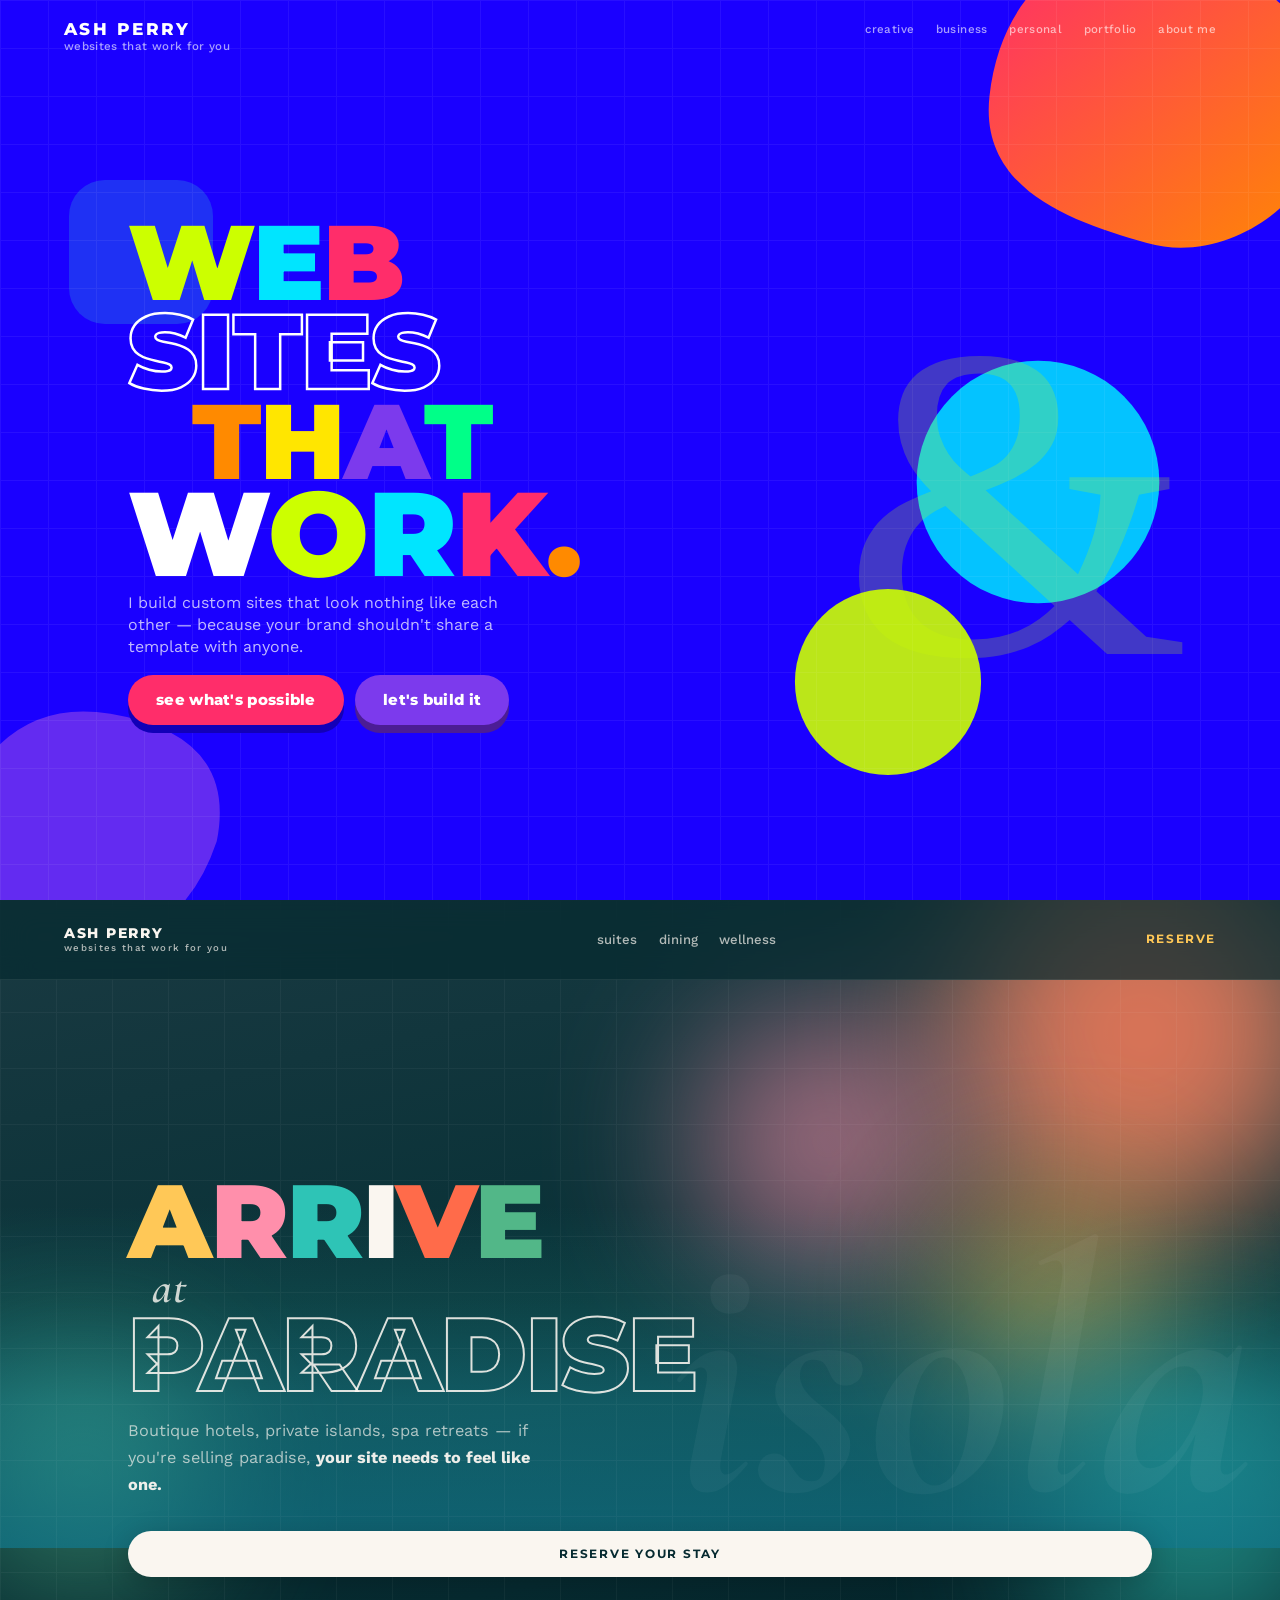
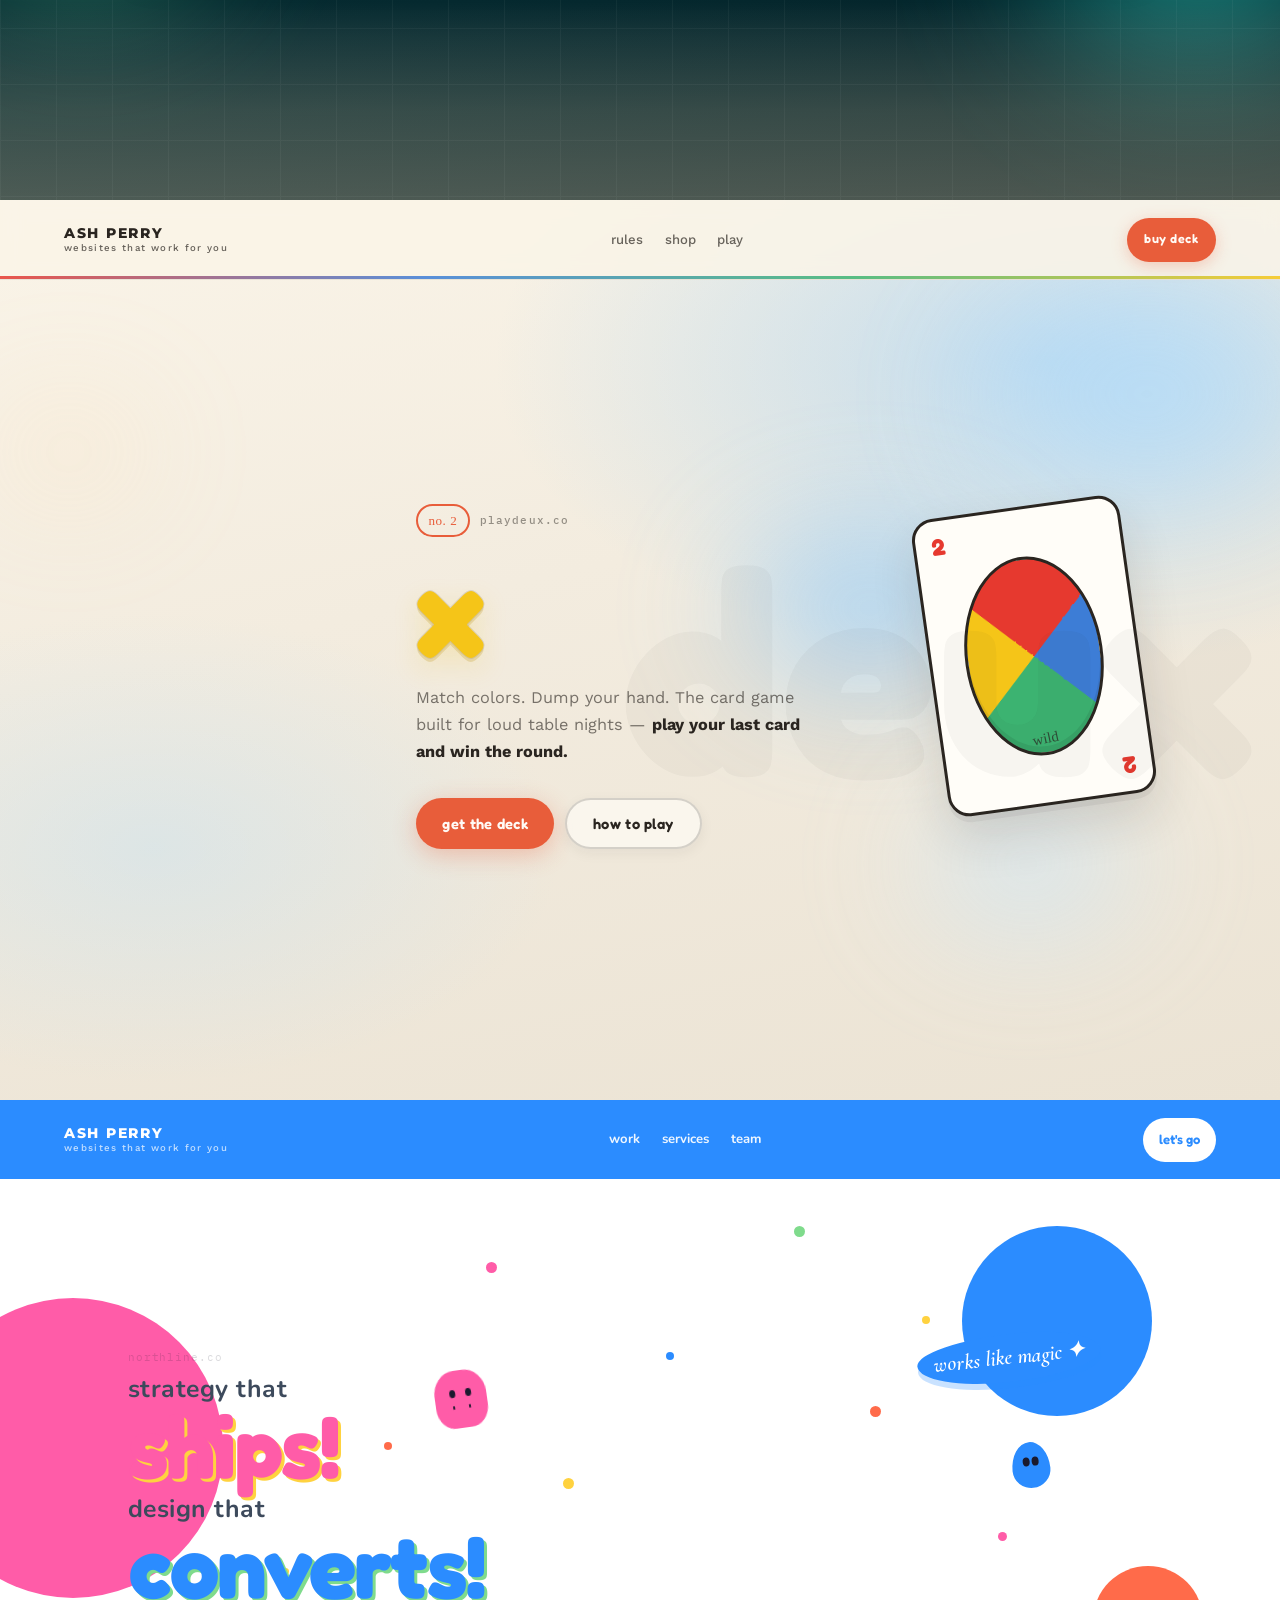
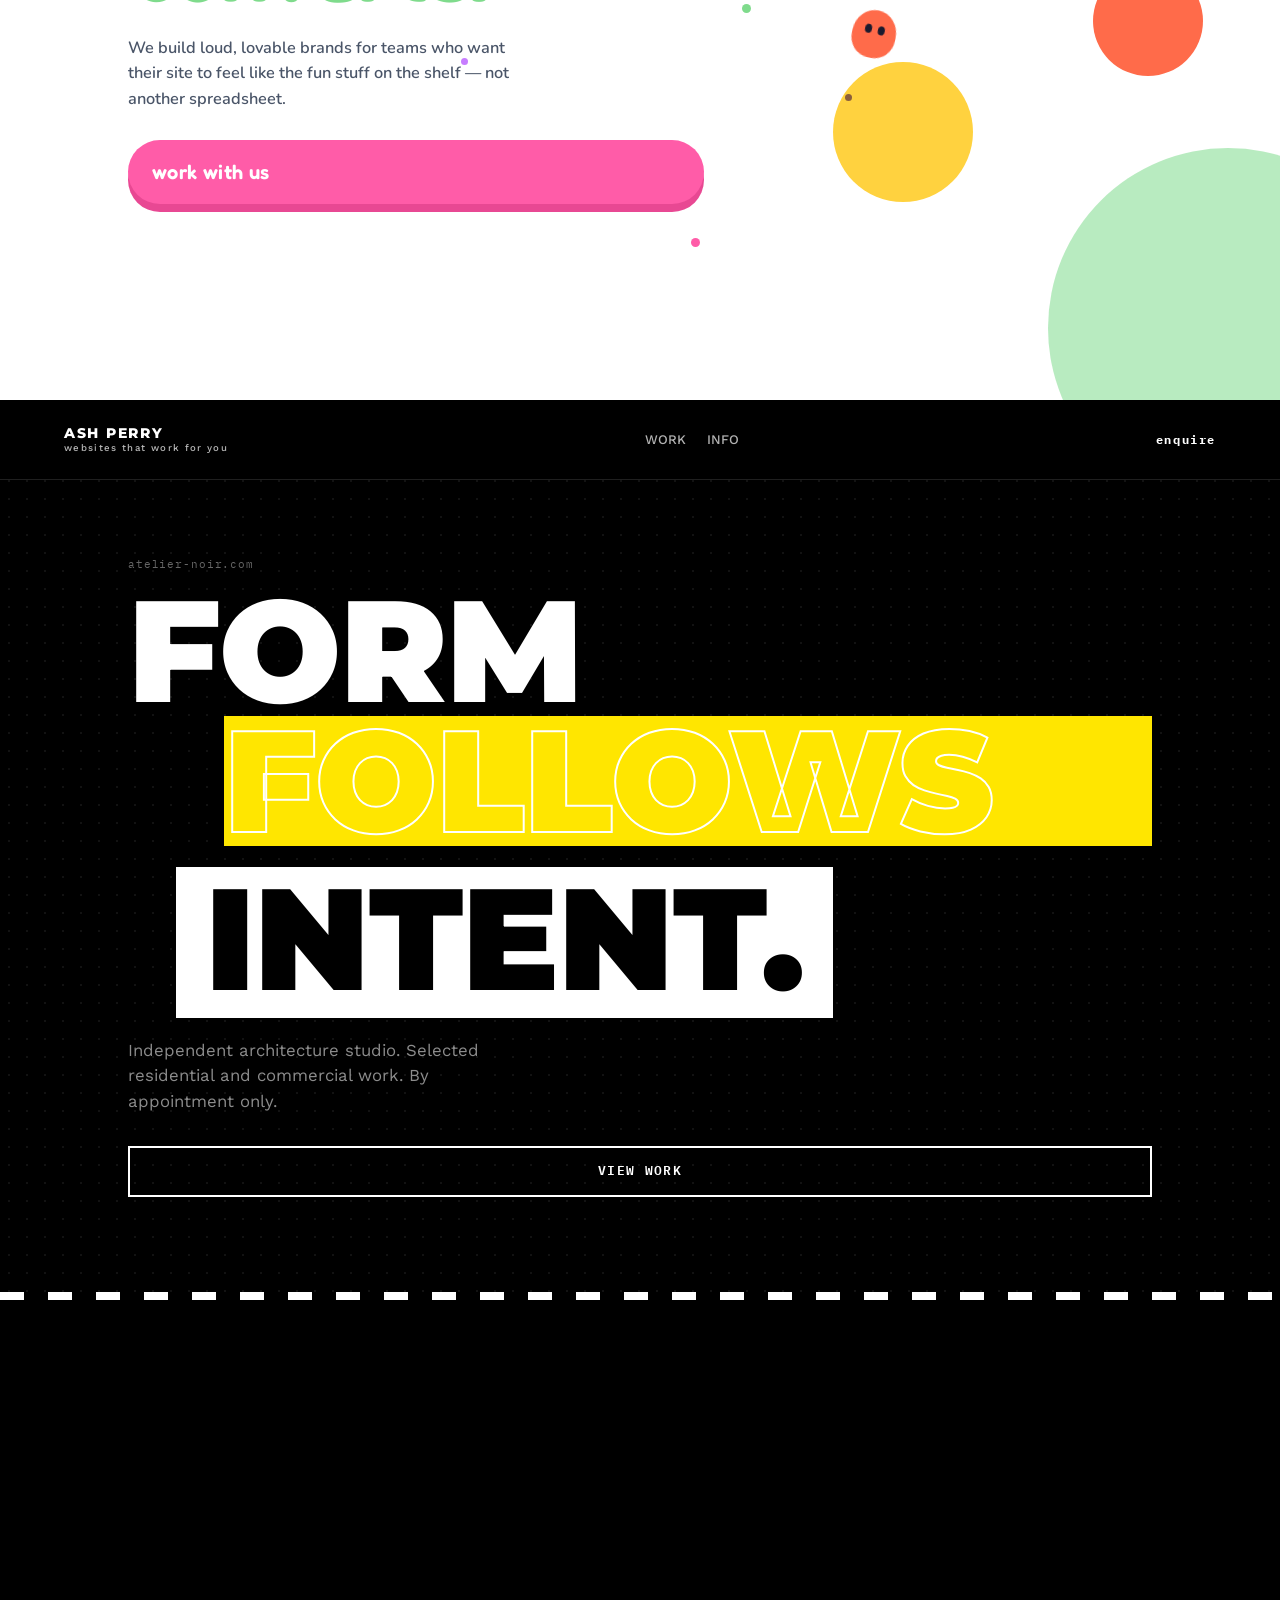
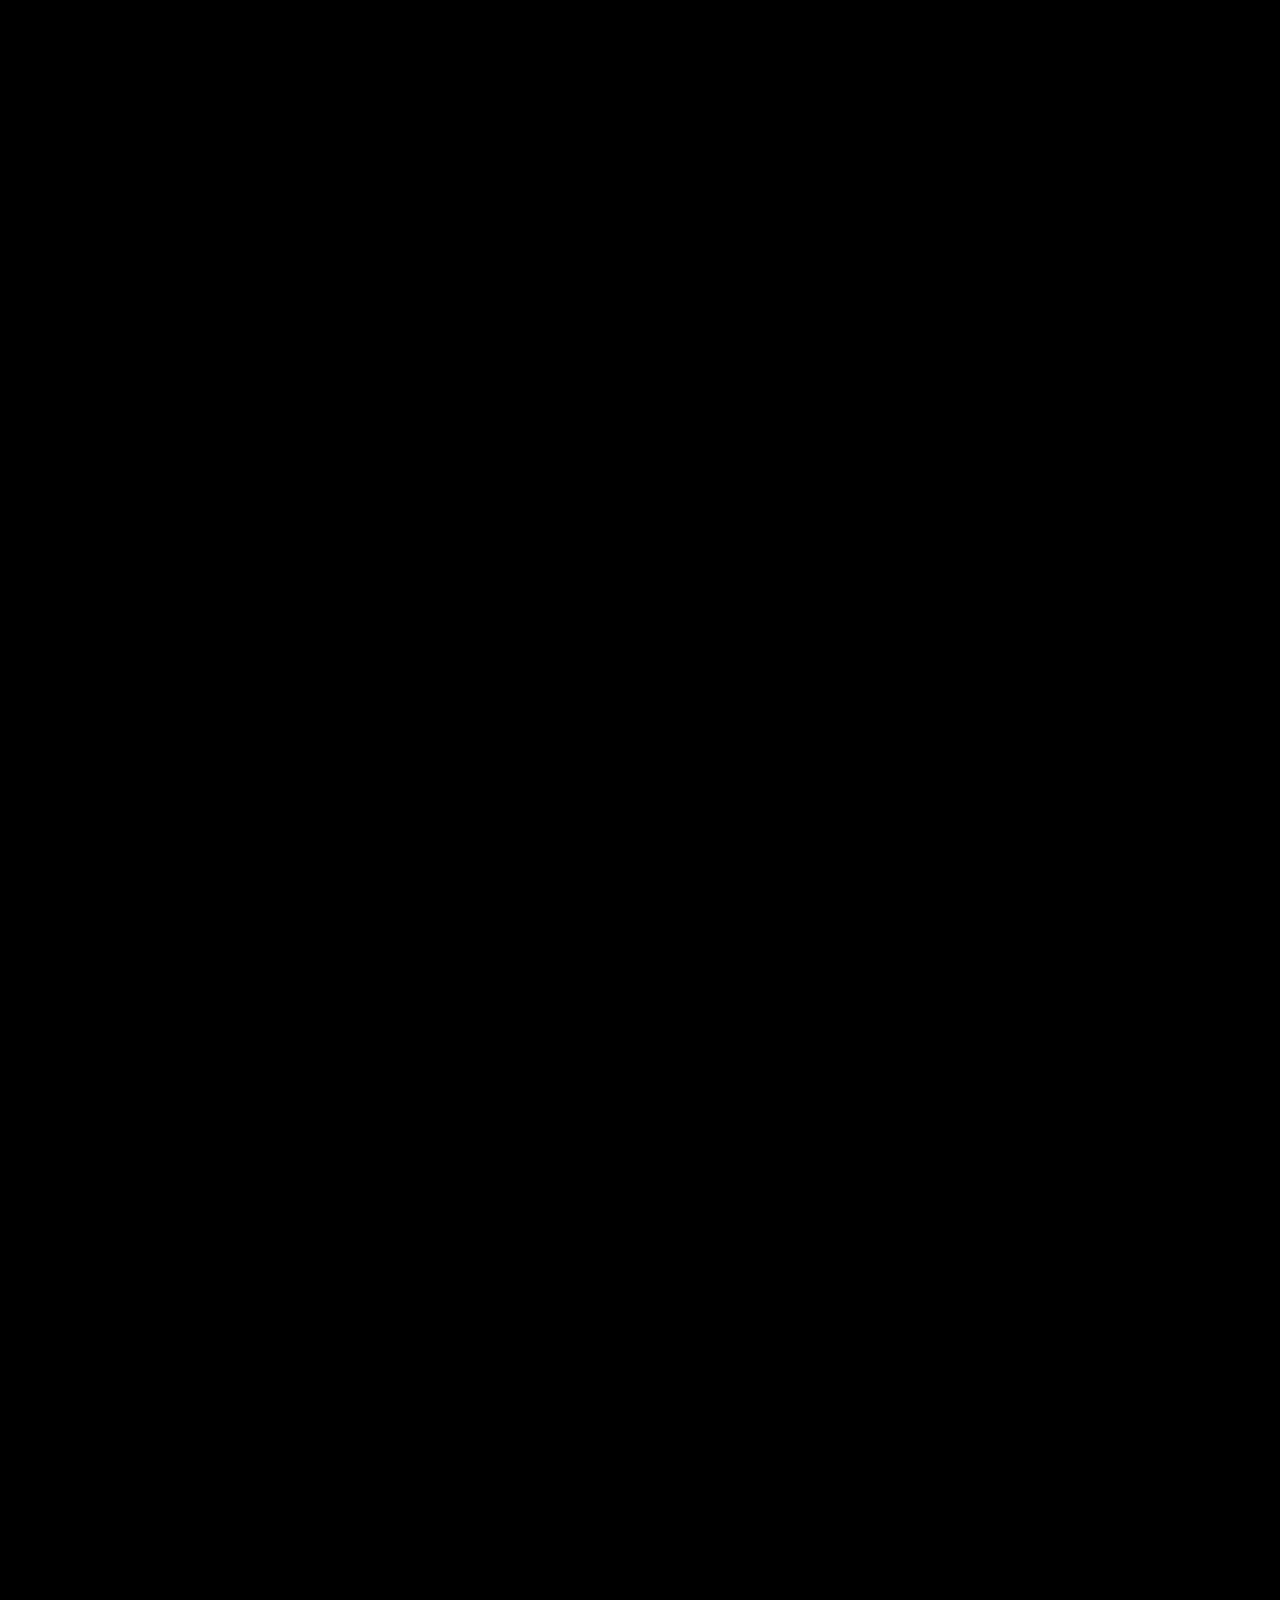
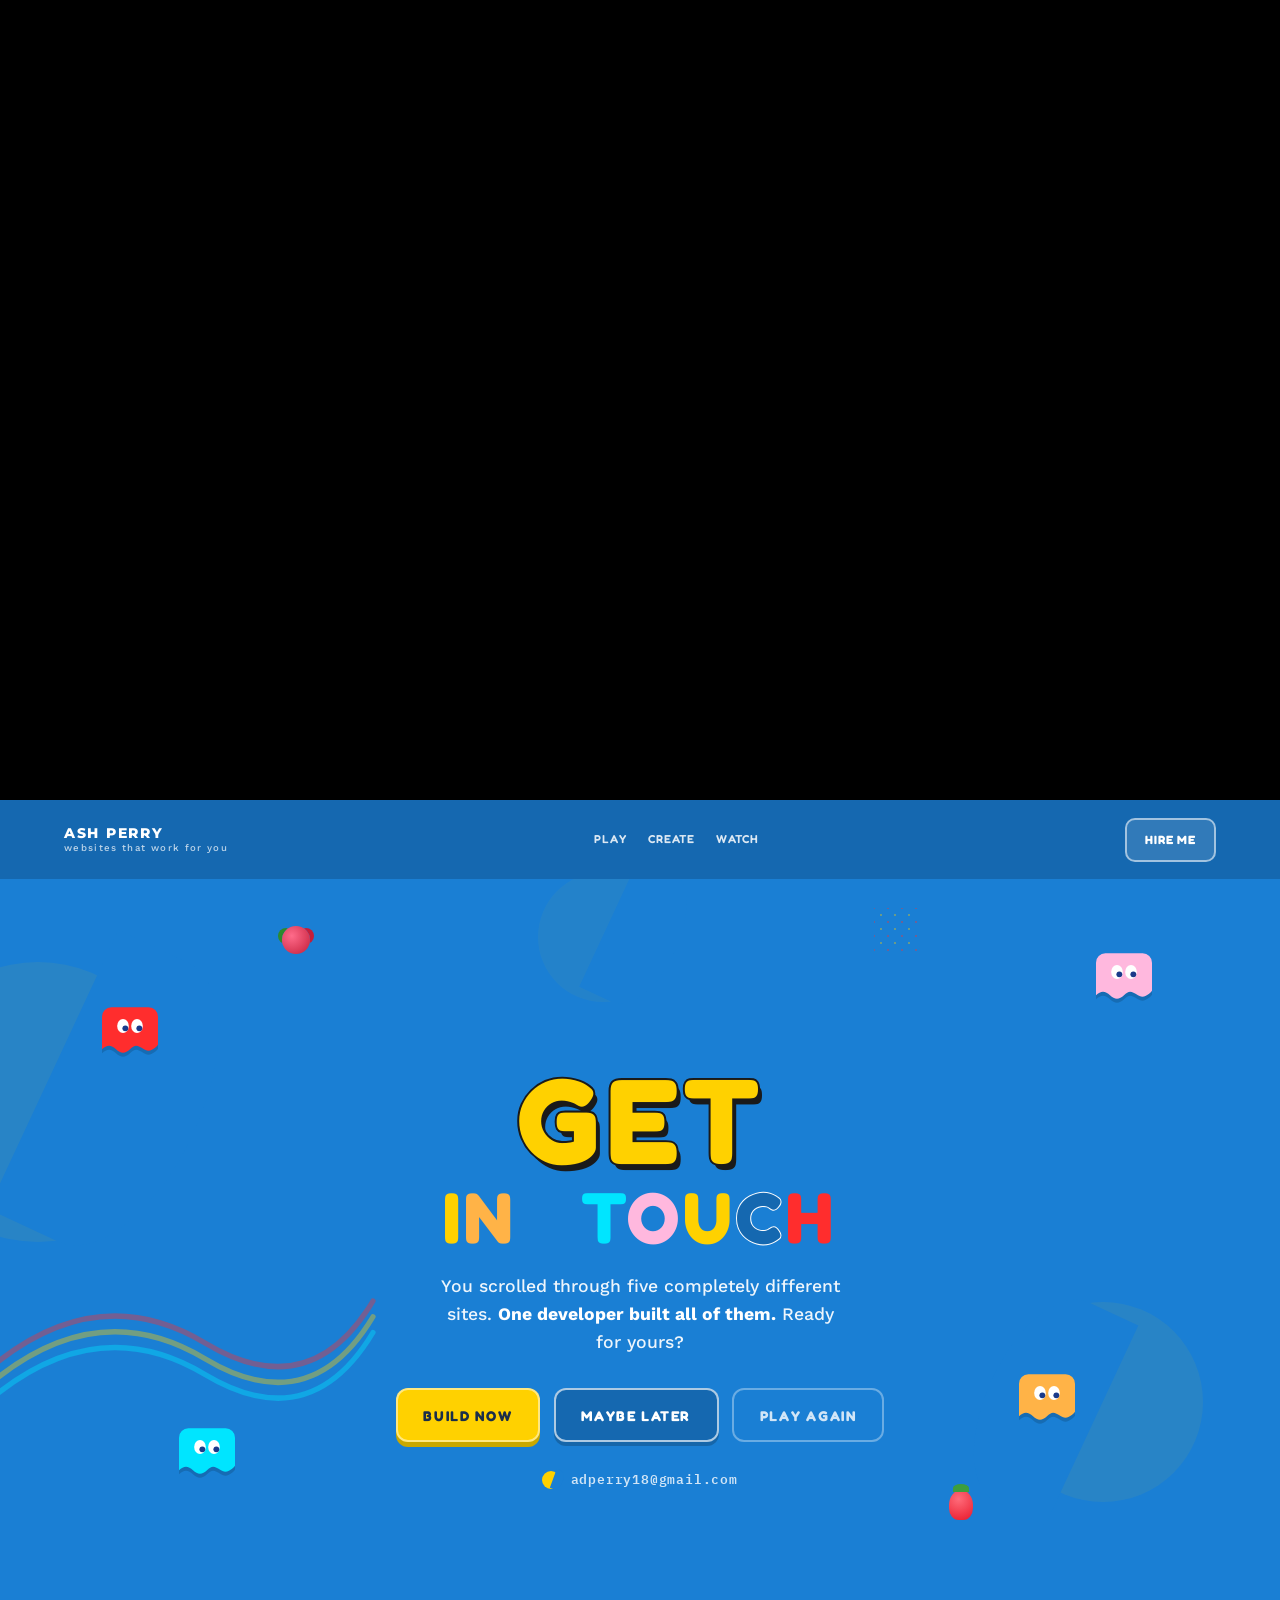
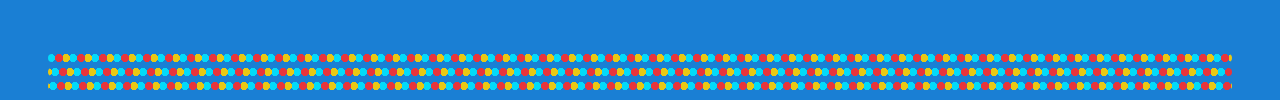
<file: index.html>
<!DOCTYPE html>
<html lang="en">
  <head>
    <meta charset="UTF-8" />
    <meta
      name="viewport"
      content="width=device-width, initial-scale=1.0, viewport-fit=cover"
    />
    <title>Ash Perry | Custom Websites</title>
    <link rel="preconnect" href="https://fonts.googleapis.com" />
    <link rel="preconnect" href="https://fonts.gstatic.com" crossorigin />
    <link
      href="https://fonts.googleapis.com/css2?family=Cormorant+Garamond:ital,wght@0,400;0,600;0,700;1,400;1,600&family=Fredoka:wght@500;600;700&family=IBM+Plex+Mono:wght@500;600&family=Libre+Baskerville:ital,wght@0,400;0,700;1,400&family=Lilita+One&family=Montserrat:wght@700;800;900&family=Nunito:wght@600;700;800&family=Permanent+Marker&family=Pinyon+Script&family=Poppins:wght@400;600;700;800&family=Work+Sans:wght@400;500;600&display=swap"
      rel="stylesheet"
    />
    <link rel="stylesheet" href="styles.css" />
  </head>
  <body>
    <!-- 01 · ASH PERRY -->
    <section class="ride ride-start" id="start" data-section="01" data-name="Ash Perry">
      <div class="scene" aria-hidden="true">
        <svg class="blob blob-1" viewBox="0 0 400 400" xmlns="http://www.w3.org/2000/svg">
          <path fill="url(#g1)" d="M280 40c60 30 110 90 90 160-20 70-100 120-170 100S40 250 50 160 120 10 200 20s120 0 80 20z" />
          <defs>
            <linearGradient id="g1" x1="0" y1="0" x2="1" y2="1">
              <stop offset="0%" stop-color="#ff2d6a" />
              <stop offset="100%" stop-color="#ff8a00" />
            </linearGradient>
          </defs>
        </svg>
        <svg class="blob blob-2" viewBox="0 0 300 300"><circle cx="150" cy="150" r="130" fill="#00e5ff" opacity="0.85" /></svg>
        <svg class="blob blob-3" viewBox="0 0 260 260"><circle cx="130" cy="130" r="110" fill="#ccff00" opacity="0.9" /></svg>
        <svg class="blob blob-4" viewBox="0 0 320 320"><path fill="#7c3aed" d="M40 200 Q80 40 200 60 T300 180 Q260 300 120 280 T40 200z" /></svg>
        <svg class="blob blob-5" viewBox="0 0 200 200"><rect x="20" y="20" width="160" height="160" rx="40" fill="#2563eb" /></svg>
        <span class="grid" aria-hidden="true"></span>
      </div>

      <div class="space-field" aria-hidden="true"></div>

      <div class="lightning-layer" aria-hidden="true">
        <div class="lightning-flash"></div>
        <div class="power-vignette"></div>
      </div>

      <header class="hero-top">
        <div class="ash-brand" aria-label="Ash Perry">
          <span class="ash-name">ASH PERRY</span>
          <span class="ash-line">websites that work for you</span>
        </div>
        <nav class="hero-categories" aria-label="Website categories">
          <button type="button" class="hero-category" data-scroll="creative">creative</button>
          <button type="button" class="hero-category" data-scroll="business">business</button>
          <button type="button" class="hero-category" data-scroll="personal" data-coming-soon>personal</button>
          <button type="button" class="hero-category" data-scroll="portfolio" data-coming-soon>portfolio</button>
          <button type="button" class="hero-category" data-scroll="about" data-coming-soon>about me</button>
        </nav>
      </header>

      <div class="ride-inner hero">
        <div class="hero-copy">
          <h1 class="title" aria-label="Websites that work">
            <span class="title-row">
              <span class="letter c1">W</span><span class="letter c2">E</span
              ><span class="letter c3">B</span>
            </span>
            <span class="title-row title-row-outline">
              <span class="letter">S</span><span class="letter">I</span
              ><span class="letter">T</span><span class="letter">E</span
              ><span class="letter">S</span>
            </span>
            <span class="title-row title-row-mix">
              <span class="letter c4">T</span><span class="letter c5">H</span
              ><span class="letter c6">A</span><span class="letter c7">T</span>
            </span>
            <span class="title-row title-row-big">
              <span class="letter c8">W</span><span class="letter c1">O</span
              ><span class="letter c2">R</span><span class="letter c3">K</span
              ><span class="letter c4">.</span>
            </span>
          </h1>
          <p class="lead">
            I build custom sites that look nothing like each other — because your
            brand shouldn't share a template with anyone.
          </p>
          <div class="actions">
            <a class="btn btn-hot" id="see-possible" href="#nature"
              >see what's possible</a
            >
            <a class="btn btn-cool" href="mailto:adperry18@gmail.com"
              >let's build it</a
            >
          </div>
        </div>
        <div class="hero-amp" aria-hidden="true">&amp;</div>
      </div>
    </section>

    <!-- BUSINESS · 01 · MERIDIAN VOYAGES (travel) -->
    <section
      class="ride ride-travel site"
      id="business"
      data-section="b01"
      data-name="Meridian"
      data-category="business"
    >
      <div class="travel-scene" aria-hidden="true">
        <div class="travel-hero-photo"></div>
        <div class="travel-hero-shade"></div>
        <span class="travel-watermark">Welcome</span>
        <span class="travel-diamond travel-diamond-1"></span>
        <span class="travel-diamond travel-diamond-2"></span>
      </div>
      <header class="site-bar site-bar-travel">
        <div class="ash-brand" aria-label="Ash Perry">
          <span class="ash-name">ASH PERRY</span>
          <span class="ash-line">websites that work for you</span>
        </div>
        <nav class="site-links" aria-hidden="true">
          <span>destinations</span><span>journeys</span><span>experiences</span
          ><span>about</span>
        </nav>
        <a class="site-cta" href="#contact">plan your trip</a>
      </header>
      <div class="travel-hero">
        <p class="travel-eyebrow">the world's most</p>
        <h2 class="travel-title" aria-label="Extraordinary places">
          <span class="travel-title-line">Extra</span>
          <span class="travel-title-line travel-title-line-accent">ordinary</span>
          <span class="travel-title-script">places</span>
        </h2>
        <p class="travel-tagline">Once discovered, never forgotten.</p>
        <p class="travel-lead">
          Tour operators, luxury resorts, destination brands — I build travel
          sites that sell the feeling <em>before</em> the itinerary.
        </p>
        <a class="travel-cta" href="#contact">explore journeys</a>
      </div>
      <div class="travel-search" role="presentation">
        <p class="travel-search-label">find your journey</p>
        <div class="travel-search-bar">
          <div class="travel-search-field">
            <span class="travel-search-icon" aria-hidden="true">◇</span>
            <span class="travel-search-name">destination</span>
            <span class="travel-search-value">Where are you going?</span>
          </div>
          <div class="travel-search-field">
            <span class="travel-search-icon" aria-hidden="true">☼</span>
            <span class="travel-search-name">travel type</span>
            <span class="travel-search-value">Adventure</span>
          </div>
          <div class="travel-search-field">
            <span class="travel-search-icon" aria-hidden="true">◷</span>
            <span class="travel-search-name">when</span>
            <span class="travel-search-value">Flexible dates</span>
          </div>
          <div class="travel-search-field">
            <span class="travel-search-icon" aria-hidden="true">◎</span>
            <span class="travel-search-name">travellers</span>
            <span class="travel-search-value">2 guests</span>
          </div>
          <span class="travel-search-go" aria-hidden="true">⌕</span>
        </div>
      </div>
      <p class="travel-scroll-hint" aria-hidden="true">scroll to explore ↓</p>
    </section>

    <!-- BUSINESS · 02 · LOWTIDE (coffee & bakery) -->
    <section
      class="ride ride-cafe site"
      id="cafe"
      data-section="b02"
      data-name="Lowtide"
      data-category="business"
    >
      <div class="cafe-scene" aria-hidden="true">
        <div class="cafe-wash"></div>
      </div>
      <header class="site-bar site-bar-cafe">
        <div class="ash-brand" aria-label="Ash Perry">
          <span class="ash-name">ASH PERRY</span>
          <span class="ash-line">websites that work for you</span>
        </div>
        <nav class="site-links" aria-hidden="true">
          <span>menu</span><span>bakery</span><span>about</span>
        </nav>
        <a class="site-cta" href="#contact">order ahead</a>
      </header>
      <div class="cafe-layout">
        <div class="cafe-panel">
          <p class="cafe-pill">take a shot</p>
          <h2 class="cafe-brand" aria-label="Lowtide">lowtide</h2>
          <p class="cafe-sub">bakery &amp; espresso</p>
          <p class="cafe-hook">Take a shot with us.</p>
          <p class="cafe-lead">
            Seaside cafés and neighborhood bakeries deserve sites that feel
            fresh, clean, and unmistakably theirs — not another template off the
            shelf.
          </p>
          <a class="cafe-btn" href="#contact">pull your shot</a>
        </div>
        <div class="cafe-feature" aria-hidden="true">
          <div class="cafe-photo"></div>
          <div class="cafe-feature-card">
            <p class="cafe-feature-label">today's pull</p>
            <p class="cafe-feature-title">single origin · oat latte</p>
            <p class="cafe-feature-meta">open 7a – 4p</p>
          </div>
        </div>
      </div>
    </section>

    <!-- BUSINESS · 03 · EMBER & CRUST (neapolitan pizzeria) -->
    <section
      class="ride ride-pizza site"
      id="pizza"
      data-section="b03"
      data-name="Ember & Crust"
      data-category="business"
    >
      <header class="site-bar site-bar-pizza">
        <div class="ash-brand" aria-label="Ash Perry">
          <span class="ash-name">ASH PERRY</span>
          <span class="ash-line">websites that work for you</span>
        </div>
        <nav class="site-links" aria-hidden="true">
          <span>menu</span><span>wines</span><span>about</span>
        </nav>
        <a class="site-cta" href="#contact">reserve</a>
      </header>
      <div class="pizza-main">
        <div class="pizza-hero">
          <div class="pizza-brand-block">
            <p class="pizza-badge">wood-fired</p>
            <h2 class="pizza-display" aria-label="Ember and Crust">
              <span class="pizza-display-word">ember</span>
              <span class="pizza-display-amp">&amp;</span>
              <span class="pizza-display-word">crust</span>
            </h2>
            <p class="pizza-sub">neapolitan · natural wine</p>
          </div>
          <div class="pizza-body">
            <div class="pizza-split-left">
              <p class="pizza-hook">Fire, flour, and fifteen minutes.</p>
              <p class="pizza-lead">
                Independent pizzerias deserve sites as bold as the first bite —
                structured, intentional, impossible to mistake for a chain.
              </p>
              <div class="pizza-actions">
                <a class="pizza-btn pizza-btn--primary" href="#contact"
                  >book a table</a
                >
                <a class="pizza-btn pizza-btn--ghost" href="#contact"
                  >order online</a
                >
              </div>
              <p class="pizza-hours">open 5p – 11p</p>
            </div>
            <div class="pizza-split-right" aria-hidden="true">
              <div class="pizza-stickers">
                <span class="pizza-sticker pizza-sticker--a">fresh</span>
                <span class="pizza-sticker pizza-sticker--b">local</span>
                <span class="pizza-sticker pizza-sticker--c">daily</span>
                <span class="pizza-sticker pizza-sticker--d">hot</span>
              </div>
              <div class="pizza-visual">
                <p class="pizza-today">today's pie</p>
                <div class="pizza-orbit">
                  <div class="pizza-orbit-ring"></div>
                  <div class="pizza-orbit-photo"></div>
                  <div class="pizza-orbit-card">
                    <p class="pizza-orbit-label">tonight's pie</p>
                    <p class="pizza-orbit-title">margherita D.O.P.</p>
                    <p class="pizza-orbit-meta">★★★★★ · $18</p>
                  </div>
                </div>
              </div>
            </div>
          </div>
        </div>
        <div class="pizza-menu" aria-hidden="true">
          <p class="pizza-menu-heading">
            fan <span class="pizza-menu-em">favorites</span>
          </p>
          <div class="pizza-menu-grid">
            <article class="pizza-menu-card">
              <div
                class="pizza-menu-thumb pizza-menu-thumb--a"
                role="presentation"
              ></div>
              <p class="pizza-menu-name">margherita</p>
              <p class="pizza-menu-price">$18</p>
            </article>
            <article class="pizza-menu-card">
              <div
                class="pizza-menu-thumb pizza-menu-thumb--b"
                role="presentation"
              ></div>
              <p class="pizza-menu-name">diavola</p>
              <p class="pizza-menu-price">$21</p>
            </article>
            <article class="pizza-menu-card">
              <div
                class="pizza-menu-thumb pizza-menu-thumb--c"
                role="presentation"
              ></div>
              <p class="pizza-menu-name">bianca</p>
              <p class="pizza-menu-price">$19</p>
            </article>
          </div>
        </div>
      </div>
    </section>

    <!-- 04 · ISOLA (luxury island resort · creative) -->
    <section
      class="ride ride-nature site"
      id="nature"
      data-section="04"
      data-name="Isola"
      data-category="creative"
    >
      <div class="nature-scene" aria-hidden="true">
        <div class="nature-base"></div>
        <div class="nature-orb nature-orb-sunset"></div>
        <div class="nature-orb nature-orb-blush"></div>
        <div class="nature-orb nature-orb-gold"></div>
        <div class="nature-orb nature-orb-teal"></div>
        <div class="nature-orb nature-orb-jade"></div>
        <div class="nature-horizon"></div>
        <div class="nature-shoreline"></div>
        <span class="nature-grid"></span>
        <span class="nature-watermark">isola</span>
      </div>
      <header class="site-bar site-bar-nature">
        <div class="ash-brand" aria-label="Ash Perry">
          <span class="ash-name">ASH PERRY</span>
          <span class="ash-line">websites that work for you</span>
        </div>
        <nav class="site-links" aria-hidden="true">
          <span>suites</span><span>dining</span><span>wellness</span>
        </nav>
        <a class="site-cta" href="#contact">reserve</a>
      </header>
      <div class="ride-inner">
        <h2 class="nature-title" aria-label="Arrive at paradise">
          <span class="nature-row">
            <span class="n-letter n1">A</span><span class="n-letter n2">R</span
            ><span class="n-letter n3">R</span><span class="n-letter n4">I</span
            ><span class="n-letter n5">V</span><span class="n-letter n6">E</span>
          </span>
          <span class="nature-row nature-row-small">at</span>
          <span class="nature-row nature-row-outline">
            <span class="n-letter">P</span><span class="n-letter">A</span
            ><span class="n-letter">R</span><span class="n-letter">A</span
            ><span class="n-letter">D</span><span class="n-letter">I</span
            ><span class="n-letter">S</span><span class="n-letter">E</span>
          </span>
        </h2>
        <p class="nature-lead">
          Boutique hotels, private islands, spa retreats — if you're selling
          paradise, <strong>your site needs to feel like one.</strong>
        </p>
        <a class="nature-btn" href="#contact">reserve your stay</a>
      </div>
    </section>

    <!-- 03 · DEUX (card game product site) -->
    <section class="ride ride-deux site" id="deux" data-section="05" data-name="DEUX" data-category="creative">
      <div class="deux-scene" aria-hidden="true">
        <div class="deux-sky"></div>
        <div class="deux-cloud deux-cloud-a"></div>
        <div class="deux-cloud deux-cloud-b"></div>
        <div class="deux-cloud deux-cloud-c"></div>
        <div class="deux-cloud deux-cloud-d"></div>
        <svg class="deux-sketch" viewBox="0 0 320 280" xmlns="http://www.w3.org/2000/svg">
          <path
            d="M28 198 Q72 148 118 168 T208 142 Q252 118 292 88"
            fill="none"
            stroke="currentColor"
            stroke-width="3.5"
            stroke-linecap="round"
            stroke-linejoin="round"
          />
          <path
            d="M44 218 Q98 182 152 196 T248 168"
            fill="none"
            stroke="currentColor"
            stroke-width="2"
            stroke-linecap="round"
            opacity="0.45"
          />
        </svg>
        <div class="deux-hero-deck">
          <article class="deux-hero-card">
            <span class="deux-hero-pip top">2</span>
            <div class="deux-hero-wheel"></div>
            <span class="deux-hero-pip bottom">2</span>
            <span class="deux-hero-wild">wild</span>
          </article>
        </div>
        <span class="deux-watermark">deux</span>
      </div>
      <header class="site-bar site-bar-deux">
        <div class="ash-brand" aria-label="Ash Perry">
          <span class="ash-name">ASH PERRY</span>
          <span class="ash-line">websites that work for you</span>
        </div>
        <nav class="site-links" aria-hidden="true">
          <span>rules</span><span>shop</span><span>play</span>
        </nav>
        <a class="site-cta" href="#contact">buy deck</a>
      </header>
      <div class="ride-inner">
        <p class="deux-eyebrow">
          <span class="deux-badge">no. 2</span>
          playdeux.co
        </p>
        <h2 class="deux-title" id="deux-title" aria-label="DEUX">
          <span class="deux-title-track">
            <span class="deux-deu">
              <span class="deux-letter is-red">d</span><span class="deux-letter is-blue">e</span
              ><span class="deux-letter is-green">u</span>
            </span>
            <span class="deux-letter is-yellow deux-x">x</span>
          </span>
        </h2>
        <p class="deux-lead">
          Match colors. Dump your hand. The card game built for loud table
          nights — <strong>play your last card and win the round.</strong>
        </p>
        <div class="deux-btns">
          <a class="deux-btn is-primary" href="#contact">get the deck</a>
          <a class="deux-btn is-secondary" href="#contact">how to play</a>
        </div>
      </div>
    </section>

    <!-- 04 · NORTHLINE (playful consumer-brand energy) -->
    <section class="ride ride-clean site" id="clean" data-section="06" data-name="Northline" data-category="creative">
      <header class="site-bar site-bar-clean">
        <div class="ash-brand" aria-label="Ash Perry">
          <span class="ash-name">ASH PERRY</span>
          <span class="ash-line">websites that work for you</span>
        </div>
        <nav class="site-links" aria-hidden="true">
          <span>work</span><span>services</span><span>team</span>
        </nav>
        <a class="site-cta" href="#contact">let's go</a>
      </header>
      <div class="clean-art" aria-hidden="true">
        <span class="circle c-a"></span>
        <span class="circle c-b"></span>
        <span class="circle c-c"></span>
        <span class="circle c-d"></span>
        <span class="circle c-e"></span>
        <div class="clean-confetti">
          <span></span><span></span><span></span><span></span><span></span>
          <span></span><span></span><span></span><span></span><span></span>
          <span></span><span></span><span></span><span></span><span></span>
        </div>
        <div class="clean-buddy buddy-shirt"></div>
        <div class="clean-buddy buddy-berry"></div>
        <div class="clean-buddy buddy-drop"></div>
        <p class="clean-splash">works like magic ✦</p>
      </div>
      <div class="ride-inner">
        <p class="site-url" aria-hidden="true">northline.co</p>
        <h2 class="clean-title">
          <span class="clean-title-soft">strategy that</span>
          <span class="clean-title-big is-pink">ships!</span>
          <span class="clean-title-soft">design that</span>
          <span class="clean-title-big is-blue">converts!</span>
        </h2>
        <p class="clean-lead">
          We build loud, lovable brands for teams who want their site to feel
          like the fun stuff on the shelf — not another spreadsheet.
        </p>
        <a class="clean-btn" href="#contact"><span>work with us</span></a>
      </div>
    </section>

    <!-- 05 · ATELIER (feels like a minimalist portfolio site) -->
    <section class="ride ride-bw site" id="bw" data-section="07" data-name="Atelier" data-category="creative">
      <div class="bw-sticky">
        <header class="site-bar site-bar-bw">
          <div class="ash-brand" aria-label="Ash Perry">
            <span class="ash-name">ASH PERRY</span>
            <span class="ash-line">websites that work for you</span>
          </div>
          <nav class="site-links" aria-hidden="true">
            <span>WORK</span><span>INFO</span>
          </nav>
          <a class="site-cta" href="#contact">enquire</a>
        </header>
        <div class="bw-pattern" aria-hidden="true"></div>
        <div class="ride-inner">
          <p class="site-url" aria-hidden="true">atelier-noir.com</p>
          <h2 class="bw-title">
            <span class="bw-solid">FORM</span>
            <span class="bw-outline-wrap">
              <span class="bw-outline-fill" aria-hidden="true"></span>
              <span class="bw-outline">FOLLOWS</span>
            </span>
            <span class="bw-invert">INTENT.</span>
          </h2>
          <p class="bw-lead">
            Independent architecture studio. Selected residential and commercial
            work. By appointment only.
          </p>
          <a class="bw-btn" href="#contact">view work</a>
        </div>
        <div class="bw-bar" aria-hidden="true"></div>
      </div>
    </section>

    <!-- 06 · CONTACT (Pac-Man community vibe) -->
    <section class="ride ride-arcade site" id="contact" data-section="08" data-name="Contact">
      <div class="arcade-pellets arcade-pellets-top" aria-hidden="true">
        <span></span><span></span><span></span>
      </div>
      <div class="arcade-scene" aria-hidden="true">
        <div class="arcade-watermark arcade-watermark-1"></div>
        <div class="arcade-watermark arcade-watermark-2"></div>
        <div class="arcade-watermark arcade-watermark-3"></div>
        <svg class="arcade-trail" viewBox="0 0 400 200" xmlns="http://www.w3.org/2000/svg">
          <path d="M20 120 Q120 40 220 100 T380 60" fill="none" stroke="#ff2d2d" stroke-width="5" stroke-linecap="round" opacity="0.7"/>
          <path d="M20 135 Q120 55 220 115 T380 75" fill="none" stroke="#ffd100" stroke-width="5" stroke-linecap="round" opacity="0.7"/>
          <path d="M20 150 Q120 70 220 130 T380 90" fill="none" stroke="#00e5ff" stroke-width="5" stroke-linecap="round" opacity="0.7"/>
        </svg>
        <svg class="arcade-ghost arcade-ghost-blinky" viewBox="0 0 48 56" xmlns="http://www.w3.org/2000/svg">
          <path d="M8 8h32a8 8 0 0 1 8 8v24c0 0-6 8-12 4s-8-4-12 0-8 4-12 0-8-4-12 0V16a8 8 0 0 1 8-8z" fill="#ff2d2d"/>
          <ellipse cx="18" cy="24" rx="5" ry="6" fill="#fff"/><ellipse cx="30" cy="24" rx="5" ry="6" fill="#fff"/>
          <circle cx="20" cy="26" r="2.5" fill="#1a3a8a"/><circle cx="32" cy="26" r="2.5" fill="#1a3a8a"/>
        </svg>
        <svg class="arcade-ghost arcade-ghost-pinky" viewBox="0 0 48 56" xmlns="http://www.w3.org/2000/svg">
          <path d="M8 8h32a8 8 0 0 1 8 8v24c0 0-6 8-12 4s-8-4-12 0-8 4-12 0-8-4-12 0V16a8 8 0 0 1 8-8z" fill="#ffb8de"/>
          <ellipse cx="18" cy="24" rx="5" ry="6" fill="#fff"/><ellipse cx="30" cy="24" rx="5" ry="6" fill="#fff"/>
          <circle cx="20" cy="26" r="2.5" fill="#1a3a8a"/><circle cx="32" cy="26" r="2.5" fill="#1a3a8a"/>
        </svg>
        <svg class="arcade-ghost arcade-ghost-inky" viewBox="0 0 48 56" xmlns="http://www.w3.org/2000/svg">
          <path d="M8 8h32a8 8 0 0 1 8 8v24c0 0-6 8-12 4s-8-4-12 0-8 4-12 0-8-4-12 0V16a8 8 0 0 1 8-8z" fill="#00e5ff"/>
          <ellipse cx="18" cy="24" rx="5" ry="6" fill="#fff"/><ellipse cx="30" cy="24" rx="5" ry="6" fill="#fff"/>
          <circle cx="20" cy="26" r="2.5" fill="#1a3a8a"/><circle cx="32" cy="26" r="2.5" fill="#1a3a8a"/>
        </svg>
        <svg class="arcade-ghost arcade-ghost-clyde" viewBox="0 0 48 56" xmlns="http://www.w3.org/2000/svg">
          <path d="M8 8h32a8 8 0 0 1 8 8v24c0 0-6 8-12 4s-8-4-12 0-8 4-12 0-8-4-12 0V16a8 8 0 0 1 8-8z" fill="#ffb347"/>
          <ellipse cx="18" cy="24" rx="5" ry="6" fill="#fff"/><ellipse cx="30" cy="24" rx="5" ry="6" fill="#fff"/>
          <circle cx="20" cy="26" r="2.5" fill="#1a3a8a"/><circle cx="32" cy="26" r="2.5" fill="#1a3a8a"/>
        </svg>
        <div class="arcade-fruit arcade-fruit-cherry" aria-hidden="true"></div>
        <div class="arcade-fruit arcade-fruit-strawberry" aria-hidden="true"></div>
        <div class="arcade-burst" aria-hidden="true"></div>
      </div>
      <div class="arcade-pellets arcade-pellets-bottom" aria-hidden="true">
        <span></span><span></span><span></span>
      </div>
      <header class="site-bar site-bar-arcade">
        <div class="ash-brand" aria-label="Ash Perry">
          <span class="ash-name">ASH PERRY</span>
          <span class="ash-line">websites that work for you</span>
        </div>
        <nav class="site-links" aria-hidden="true">
          <span>play</span><span>create</span><span>watch</span>
        </nav>
        <a class="site-cta" href="mailto:adperry18@gmail.com">hire me</a>
      </header>
      <div class="ride-inner arcade-inner ride-inner-center">
        <h2 class="arcade-title" aria-label="Get in touch">
          <span class="arcade-title-main">GET</span>
          <span class="arcade-title-sub">
            <span class="arcade-letter l1">I</span><span class="arcade-letter l2">N</span>
            <span class="arcade-letter l3">&nbsp;</span>
            <span class="arcade-letter l4">T</span><span class="arcade-letter l5">O</span
            ><span class="arcade-letter l6">U</span><span class="arcade-letter l7">C</span
            ><span class="arcade-letter l8">H</span>
          </span>
        </h2>
        <p class="arcade-lead">
          You scrolled through five completely different sites.
          <strong>One developer built all of them.</strong> Ready for yours?
        </p>
        <div class="arcade-btns">
          <a class="arcade-btn is-primary" href="mailto:adperry18@gmail.com?subject=Let's%20build%20something">build now</a>
          <a class="arcade-btn" href="game-over.html">maybe later</a>
          <a class="arcade-btn is-ghost" href="#start">play again</a>
        </div>
        <p class="arcade-email">
          <span class="arcade-pac" aria-hidden="true"></span>
          adperry18@gmail.com
        </p>
      </div>
    </section>

    <script src="js/hero-journey.js" defer></script>
    <script src="js/category-nav.js" defer></script>
    <script src="js/bw-scroll.js" defer></script>
    <script src="js/deux-title.js" defer></script>
    <script src="js/scroll-showcase.js" defer></script>
  </body>
</html>
</file>
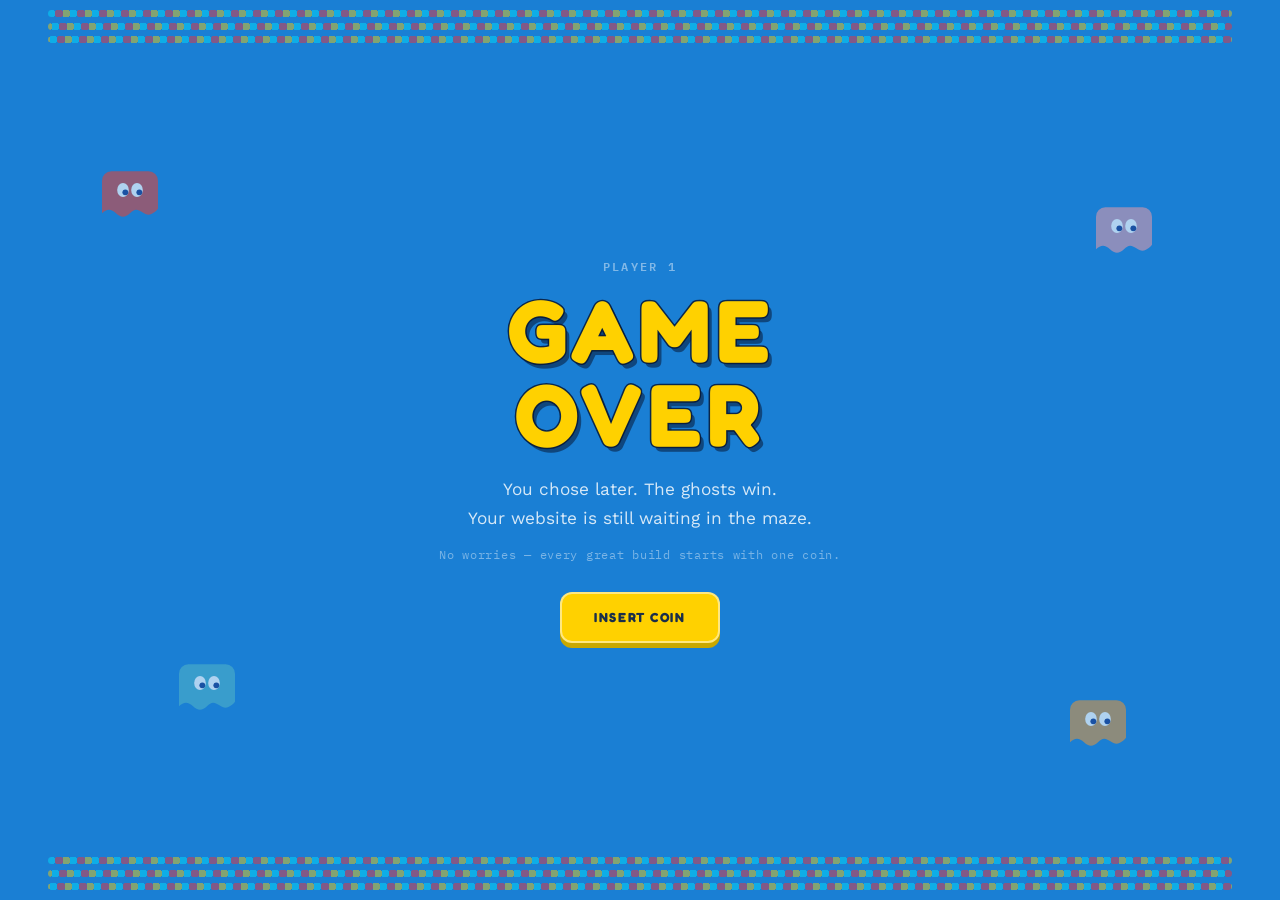
<file: game-over.html>
<!DOCTYPE html>
<html lang="en">
  <head>
    <meta charset="UTF-8" />
    <meta
      name="viewport"
      content="width=device-width, initial-scale=1.0, viewport-fit=cover"
    />
    <title>Game Over | Ash Perry</title>
    <link rel="preconnect" href="https://fonts.googleapis.com" />
    <link rel="preconnect" href="https://fonts.gstatic.com" crossorigin />
    <link
      href="https://fonts.googleapis.com/css2?family=Fredoka:wght@500;600;700&family=IBM+Plex+Mono:wght@500;600&family=Work+Sans:wght@400;500;600&display=swap"
      rel="stylesheet"
    />
    <link rel="stylesheet" href="styles.css" />
  </head>
  <body class="game-over-page">
    <div class="game-over-pellets" aria-hidden="true">
      <span></span><span></span><span></span>
    </div>

    <div class="game-over-scene" aria-hidden="true">
      <svg class="game-over-ghost game-over-ghost-blinky" viewBox="0 0 48 56" xmlns="http://www.w3.org/2000/svg">
        <path d="M8 8h32a8 8 0 0 1 8 8v24c0 0-6 8-12 4s-8-4-12 0-8 4-12 0-8-4-12 0V16a8 8 0 0 1 8-8z" fill="#c94a4a"/>
        <ellipse cx="18" cy="24" rx="5" ry="6" fill="#fff"/><ellipse cx="30" cy="24" rx="5" ry="6" fill="#fff"/>
        <circle cx="20" cy="26" r="2.5" fill="#1a3a8a"/><circle cx="32" cy="26" r="2.5" fill="#1a3a8a"/>
      </svg>
      <svg class="game-over-ghost game-over-ghost-pinky" viewBox="0 0 48 56" xmlns="http://www.w3.org/2000/svg">
        <path d="M8 8h32a8 8 0 0 1 8 8v24c0 0-6 8-12 4s-8-4-12 0-8 4-12 0-8-4-12 0V16a8 8 0 0 1 8-8z" fill="#c896b0"/>
        <ellipse cx="18" cy="24" rx="5" ry="6" fill="#fff"/><ellipse cx="30" cy="24" rx="5" ry="6" fill="#fff"/>
        <circle cx="20" cy="26" r="2.5" fill="#1a3a8a"/><circle cx="32" cy="26" r="2.5" fill="#1a3a8a"/>
      </svg>
      <svg class="game-over-ghost game-over-ghost-inky" viewBox="0 0 48 56" xmlns="http://www.w3.org/2000/svg">
        <path d="M8 8h32a8 8 0 0 1 8 8v24c0 0-6 8-12 4s-8-4-12 0-8 4-12 0-8-4-12 0V16a8 8 0 0 1 8-8z" fill="#4aadc8"/>
        <ellipse cx="18" cy="24" rx="5" ry="6" fill="#fff"/><ellipse cx="30" cy="24" rx="5" ry="6" fill="#fff"/>
        <circle cx="20" cy="26" r="2.5" fill="#1a3a8a"/><circle cx="32" cy="26" r="2.5" fill="#1a3a8a"/>
      </svg>
      <svg class="game-over-ghost game-over-ghost-clyde" viewBox="0 0 48 56" xmlns="http://www.w3.org/2000/svg">
        <path d="M8 8h32a8 8 0 0 1 8 8v24c0 0-6 8-12 4s-8-4-12 0-8 4-12 0-8-4-12 0V16a8 8 0 0 1 8-8z" fill="#c9924e"/>
        <ellipse cx="18" cy="24" rx="5" ry="6" fill="#fff"/><ellipse cx="30" cy="24" rx="5" ry="6" fill="#fff"/>
        <circle cx="20" cy="26" r="2.5" fill="#1a3a8a"/><circle cx="32" cy="26" r="2.5" fill="#1a3a8a"/>
      </svg>
    </div>

    <main class="game-over-main">
      <p class="game-over-code">PLAYER 1</p>
      <h1 class="game-over-title">GAME OVER</h1>
      <p class="game-over-copy">
        You chose later. The ghosts win.<br />
        Your website is still waiting in the maze.
      </p>
      <p class="game-over-sub">
        No worries — every great build starts with one coin.
      </p>
      <a class="game-over-btn" href="/">insert coin</a>
    </main>

    <div class="game-over-pellets game-over-pellets-bottom" aria-hidden="true">
      <span></span><span></span><span></span>
    </div>
  </body>
</html>
</file>
<file: styles.css>
/* ── Shared ── */
* {
  box-sizing: border-box;
}

html {
  scroll-behavior: smooth;
  scroll-snap-type: y mandatory;
}

body {
  margin: 0;
  overflow-x: hidden;
  line-height: 1.5;
}

/* Category views: business mockups only appear when Business is selected */
body:not(.view-business) .ride[data-category="business"] {
  display: none;
}

body.view-business .ride[data-category="creative"] {
  display: none;
}

/* ── Business view: entrepreneur hero & contact ── */
body.view-business {
  --biz-ink: #14181f;
  --biz-muted: rgba(20, 24, 31, 0.62);
  --biz-cream: #f6f4ef;
  --biz-cream-deep: #e8e4dc;
  --biz-accent: #0f4c5c;
  --biz-accent-deep: #0a3642;
}

body.view-business .ride-start {
  background: var(--biz-cream);
  color: var(--biz-ink);
}

body.view-business .ride-start.is-journey,
body.view-business .ride-start.is-lightning,
body.view-business .ride-start.is-power-out,
body.view-business .ride-start.is-bw,
body.view-business .ride-start.is-space {
  background: var(--biz-cream);
  animation: none;
  color: var(--biz-ink);
}

body.view-business .ride-start .scene,
body.view-business .ride-start .space-field,
body.view-business .ride-start .lightning-layer {
  opacity: 0;
  visibility: hidden;
}

body.view-business .ride-start::after {
  content: "";
  position: absolute;
  inset: 0;
  z-index: 0;
  pointer-events: none;
  opacity: 0.45;
  background-image:
    linear-gradient(var(--biz-cream-deep) 1px, transparent 1px),
    linear-gradient(90deg, var(--biz-cream-deep) 1px, transparent 1px);
  background-size: 56px 56px;
}

body.view-business .ride-start .ash-name {
  color: var(--biz-ink);
  font-family: "Work Sans", sans-serif;
  font-weight: 700;
  letter-spacing: 0.16em;
}

body.view-business .ride-start .ash-line {
  color: var(--biz-muted);
  font-weight: 500;
  letter-spacing: 0.12em;
}

body.view-business .hero-category {
  color: var(--biz-muted);
  font-weight: 600;
  letter-spacing: 0.1em;
  text-transform: uppercase;
  font-size: clamp(0.58rem, 1.1vw, 0.68rem);
}

body.view-business .hero-category.is-active,
body.view-business .hero-category:hover {
  color: var(--biz-accent);
}

body.view-business .hero-category.is-active {
  text-decoration: underline;
  text-decoration-color: var(--biz-accent);
  text-underline-offset: 5px;
  text-decoration-thickness: 2px;
}

body.view-business .ride-start .hero-amp {
  display: none;
}

body.view-business .ride-start .letter,
body.view-business .ride-start .letter.c1,
body.view-business .ride-start .letter.c2,
body.view-business .ride-start .letter.c3,
body.view-business .ride-start .letter.c4,
body.view-business .ride-start .letter.c5,
body.view-business .ride-start .letter.c6,
body.view-business .ride-start .letter.c7,
body.view-business .ride-start .letter.c8 {
  color: var(--biz-ink);
}

body.view-business .ride-start .title-row-outline .letter {
  color: transparent;
  -webkit-text-stroke: 2px var(--biz-accent);
  text-stroke: 2px var(--biz-accent);
}

body.view-business .ride-start .title {
  font-family: "Work Sans", sans-serif;
  font-weight: 700;
  letter-spacing: -0.03em;
}

body.view-business .ride-start .title-row-mix {
  margin-left: clamp(0.25rem, 2vw, 1.5rem);
}

body.view-business .ride-start .title-row {
  transition: transform 0.52s cubic-bezier(0.22, 1, 0.36, 1);
}

body.view-business .ride-start.is-biz-stair .title-row:nth-child(1) {
  transition-delay: 0ms;
  transform: translateX(clamp(0.55rem, 1.6vw, 1.05rem));
}

body.view-business .ride-start.is-biz-stair .title-row:nth-child(2) {
  transition-delay: 75ms;
  transform: translateX(clamp(1.35rem, 3.8vw, 2.35rem));
}

body.view-business .ride-start.is-biz-stair .title-row:nth-child(3) {
  transition-delay: 150ms;
  transform: translateX(clamp(2.15rem, 6vw, 3.65rem));
}

body.view-business .ride-start.is-biz-stair .title-row:nth-child(4) {
  transition-delay: 225ms;
  transform: translateX(clamp(2.95rem, 8.2vw, 5rem));
}

body.view-business .ride-start.is-biz-stair-reset .title-row:nth-child(1) {
  transition-delay: 225ms;
  transform: translateX(0);
}

body.view-business .ride-start.is-biz-stair-reset .title-row:nth-child(2) {
  transition-delay: 150ms;
  transform: translateX(0);
}

body.view-business .ride-start.is-biz-stair-reset .title-row:nth-child(3) {
  transition-delay: 75ms;
  transform: translateX(0);
}

body.view-business .ride-start.is-biz-stair-reset .title-row:nth-child(4) {
  transition-delay: 0ms;
  transform: translateX(0);
}

body.view-business .ride-start .lead {
  color: var(--biz-muted);
  font-weight: 400;
  line-height: 1.55;
  max-width: 28rem;
}

body.view-business .ride-start .btn {
  border-radius: 6px;
  font-family: "Work Sans", sans-serif;
  font-weight: 600;
  letter-spacing: 0.1em;
  text-transform: uppercase;
  font-size: clamp(0.72rem, 1.3vw, 0.82rem);
  box-shadow: none;
  transform: none;
}

body.view-business .ride-start .btn:hover {
  transform: none;
  opacity: 0.9;
}

body.view-business .ride-start .btn-hot {
  background: var(--biz-accent);
  color: #fff;
}

body.view-business .ride-start .btn-cool {
  background: transparent;
  color: var(--biz-ink);
  border: 2px solid rgba(20, 24, 31, 0.28);
}

body.view-business .ride-arcade {
  background: var(--biz-ink);
  color: #fff;
  font-family: "Work Sans", sans-serif;
}

body.view-business .ride-arcade .arcade-pellets,
body.view-business .ride-arcade .arcade-scene {
  opacity: 0;
  visibility: hidden;
}

body.view-business .site-bar-arcade {
  background: transparent;
  color: #fff;
  border-bottom: 1px solid rgba(255, 255, 255, 0.12);
}

body.view-business .site-bar-arcade .ash-name,
body.view-business .site-bar-arcade .ash-line {
  color: #fff;
  font-family: "Work Sans", sans-serif;
}

body.view-business .site-bar-arcade .ash-line {
  opacity: 0.55;
}

body.view-business .site-bar-arcade .site-links {
  font-family: "Work Sans", sans-serif;
  font-weight: 500;
  text-transform: lowercase;
  letter-spacing: 0.06em;
  opacity: 0.45;
}

body.view-business .site-bar-arcade .site-cta {
  background: #fff;
  color: var(--biz-ink);
  border: none;
  border-radius: 999px;
  font-family: "Work Sans", sans-serif;
  font-weight: 600;
  font-size: 0.68rem;
  letter-spacing: 0.1em;
  text-transform: uppercase;
}

body.view-business .arcade-title-main {
  font-family: "Work Sans", sans-serif;
  font-size: clamp(2.5rem, 10vw, 5.5rem);
  font-weight: 700;
  color: #fff;
  -webkit-text-stroke: 0;
  text-stroke: 0;
  text-shadow: none;
  letter-spacing: -0.03em;
}

body.view-business .arcade-title-sub {
  font-family: "Work Sans", sans-serif;
  font-size: clamp(1.35rem, 5vw, 2.75rem);
  font-weight: 600;
  letter-spacing: 0.14em;
  color: rgba(255, 255, 255, 0.88);
}

body.view-business .arcade-letter,
body.view-business .arcade-letter.l1,
body.view-business .arcade-letter.l2,
body.view-business .arcade-letter.l4,
body.view-business .arcade-letter.l5,
body.view-business .arcade-letter.l6,
body.view-business .arcade-letter.l7,
body.view-business .arcade-letter.l8 {
  color: rgba(255, 255, 255, 0.88);
  -webkit-text-stroke: 0;
  text-stroke: 0;
}

body.view-business .arcade-lead {
  color: rgba(255, 255, 255, 0.72);
  font-weight: 400;
}

body.view-business .arcade-lead strong {
  color: #fff;
  font-weight: 600;
}

body.view-business .arcade-btn {
  border-radius: 6px;
  font-family: "Work Sans", sans-serif;
  font-weight: 600;
  letter-spacing: 0.1em;
  text-transform: uppercase;
  font-size: 0.68rem;
  box-shadow: none;
}

body.view-business .arcade-btn.is-primary {
  background: #fff;
  color: var(--biz-ink);
  border: none;
}

body.view-business .arcade-btn:not(.is-primary):not(.is-ghost) {
  background: var(--biz-accent);
  color: #fff;
  border: none;
}

body.view-business .arcade-btn.is-ghost {
  background: transparent;
  color: #fff;
  border: 2px solid rgba(255, 255, 255, 0.35);
}

body.view-business .arcade-btn:hover {
  transform: none;
  box-shadow: none;
  opacity: 0.9;
}

body.view-business .arcade-email {
  font-family: "IBM Plex Mono", monospace;
  font-weight: 500;
  letter-spacing: 0.06em;
  color: rgba(255, 255, 255, 0.55);
}

body.view-business .arcade-pac {
  display: none;
}

a {
  color: inherit;
  text-decoration: none;
}

.ride {
  position: relative;
  min-height: 100vh;
  min-height: 100dvh;
  display: flex;
  align-items: center;
  overflow: hidden;
  scroll-snap-align: start;
  scroll-snap-stop: always;
}

.ride-inner {
  position: relative;
  z-index: 2;
  width: 100%;
  max-width: 72rem;
  margin: 0 auto;
  padding:
    clamp(3rem, 8vh, 5rem)
    max(clamp(1.25rem, 5vw, 4rem), env(safe-area-inset-right))
    max(clamp(3rem, 8vh, 5rem), env(safe-area-inset-bottom))
    max(clamp(1.25rem, 5vw, 4rem), env(safe-area-inset-left));
}

.ride-inner-center {
  text-align: center;
}

/* ── Faux site chrome (each scroll = new "website") ── */
.site {
  flex-direction: column;
  align-items: stretch;
}

.site-bar {
  position: relative;
  z-index: 10;
  display: flex;
  align-items: center;
  justify-content: space-between;
  gap: 0.65rem;
  padding:
    max(1.1rem, env(safe-area-inset-top))
    max(clamp(1.25rem, 5vw, 4rem), env(safe-area-inset-right))
    1.1rem
    max(clamp(1.25rem, 5vw, 4rem), env(safe-area-inset-left));
  flex-shrink: 0;
}

.site-logo {
  font-weight: 800;
  letter-spacing: -0.02em;
  white-space: nowrap;
}

.site-links {
  display: none;
  gap: 1.35rem;
  font-size: 0.82rem;
  font-weight: 500;
  opacity: 0.7;
}

.site-cta {
  font-weight: 700;
  font-size: 0.82rem;
  white-space: nowrap;
  flex-shrink: 0;
  min-height: 2.75rem;
  display: inline-flex;
  align-items: center;
  justify-content: center;
  transition: opacity 160ms ease;
}

.site-cta:hover {
  opacity: 0.75;
}

.site-url {
  margin: 0 0 0.85rem;
  font-family: "IBM Plex Mono", monospace;
  font-size: 0.68rem;
  letter-spacing: 0.08em;
  text-transform: lowercase;
  opacity: 0.4;
}

.site .ride-inner {
  flex: 1;
  display: flex;
  flex-direction: column;
  justify-content: center;
  padding-top: clamp(2rem, 5vh, 3.5rem);
}

.site-bar-nature {
  background: rgba(6, 42, 48, 0.72);
  backdrop-filter: blur(16px);
  -webkit-backdrop-filter: blur(16px);
  border-bottom: 1px solid rgba(255, 255, 255, 0.08);
  color: #faf6f0;
}

.site-bar-nature .site-logo {
  font-family: "Cormorant Garamond", Georgia, serif;
  font-size: 1.5rem;
  font-weight: 700;
  letter-spacing: 0.06em;
  color: #faf6f0;
}

.site-bar-nature .site-cta {
  color: #ffc857;
  text-transform: uppercase;
  letter-spacing: 0.14em;
  font-family: "Montserrat", sans-serif;
  font-size: 0.72rem;
}

.site-bar-deux {
  background: rgba(250, 244, 232, 0.88);
  color: #2a2520;
  border-bottom: 1px solid rgba(42, 37, 32, 0.08);
  backdrop-filter: blur(10px);
}

.site-bar-deux .ash-name {
  color: #2a2520;
}

.site-bar-deux .ash-line {
  color: rgba(42, 37, 32, 0.52);
}

.site-bar-deux::after {
  content: "";
  position: absolute;
  left: 0;
  right: 0;
  bottom: 0;
  height: 3px;
  background: linear-gradient(
    90deg,
    var(--deux-red, #e6392f),
    var(--deux-blue, #3d7dd6),
    var(--deux-green, #3cb371),
    var(--deux-yellow, #f5c518)
  );
  opacity: 0.85;
}

.site-bar-deux .site-cta {
  background: var(--deux-coral, #e85d3a);
  color: #fffaf5;
  padding: 0.42rem 1.1rem;
  border-radius: 999px;
  border: none;
  font-family: "Fredoka", sans-serif;
  font-weight: 600;
  font-size: 0.78rem;
  letter-spacing: 0.04em;
  text-transform: lowercase;
  box-shadow: 0 4px 16px rgba(232, 93, 58, 0.28);
}

.site-bar-deux .site-cta:hover {
  opacity: 1;
  background: #d94f2e;
  box-shadow: 0 6px 22px rgba(232, 93, 58, 0.36);
}

.site-bar-clean {
  background: #2b8cff;
  color: #fff;
  border-bottom: none;
}

.site-bar-clean .site-logo {
  font-family: "Nunito", sans-serif;
  font-size: 1.2rem;
  font-weight: 800;
  text-transform: lowercase;
  letter-spacing: 0.02em;
}

.site-bar-clean .site-links {
  opacity: 0.92;
  font-family: "Nunito", sans-serif;
  font-weight: 700;
  text-transform: lowercase;
}

.site-bar-clean .site-cta {
  background: #fff;
  color: #2b8cff;
  padding: 0.4rem 1rem;
  border-radius: 999px;
  font-family: "Fredoka", sans-serif;
  font-weight: 600;
  text-transform: lowercase;
}

.site-bar-bw {
  background: #000;
  color: #fff;
  border-bottom: 1px solid rgba(255, 255, 255, 0.12);
}

.site-bar-bw .site-logo {
  font-family: "Montserrat", sans-serif;
  font-size: 0.85rem;
  letter-spacing: 0.28em;
}

.site-bar-bw .site-cta {
  font-family: "IBM Plex Mono", monospace;
  font-size: 0.72rem;
  letter-spacing: 0.14em;
}

/* ══════════════════════════════════════
   01 · START (original hero)
   ══════════════════════════════════════ */
.ride-start {
  --hero-row: min(14vw, 11.8vh, 10.5rem);
  --hero-row-big: min(16vw, 13.2vh, 11.5rem);
  display: grid;
  grid-template-rows: auto 1fr;
  min-height: 100vh;
  min-height: 100dvh;
  height: 100dvh;
  max-height: 100dvh;
  overflow: hidden;
  background: #1a00ff;
  color: #fff;
  font-family: "Work Sans", system-ui, sans-serif;
  transition: background 1.4s ease, color 1s ease;
}

.ride-start.is-journey .scene {
  transition: filter 2s cubic-bezier(0.22, 1, 0.36, 1), opacity 2.2s cubic-bezier(0.22, 1, 0.36, 1);
}

.ride-start.is-journey .blob {
  transition: opacity 2.2s cubic-bezier(0.22, 1, 0.36, 1);
}

.ride-start.is-journey .grid {
  transition: opacity 1.8s cubic-bezier(0.22, 1, 0.36, 1);
}

.ride-start.is-journey .letter {
  transition: color 1.2s ease, text-shadow 1.2s ease;
}

.ride-start.is-journey .title-row-outline .letter {
  transition: color 1.2s ease, -webkit-text-stroke-color 1.2s ease;
}

.ride-start.is-journey .ash-name,
.ride-start.is-journey .ash-line,
.ride-start.is-journey .hero-category,
.ride-start.is-journey .lead,
.ride-start.is-journey .hero-amp,
.ride-start.is-journey .btn {
  transition: color 1s ease, background 1s ease, box-shadow 1.2s ease, border-color 1s ease;
}

/* Starfield — hidden until space mode */
.space-field {
  position: absolute;
  inset: 0;
  z-index: 1;
  pointer-events: none;
  opacity: 0;
  background:
    radial-gradient(1px 1px at 10% 20%, #fff, transparent),
    radial-gradient(1px 1px at 30% 65%, rgba(255, 255, 255, 0.9), transparent),
    radial-gradient(1.5px 1.5px at 55% 15%, #fff, transparent),
    radial-gradient(1px 1px at 70% 45%, rgba(255, 255, 255, 0.85), transparent),
    radial-gradient(1px 1px at 85% 75%, #fff, transparent),
    radial-gradient(1.5px 1.5px at 15% 85%, rgba(255, 255, 255, 0.95), transparent),
    radial-gradient(1px 1px at 45% 40%, #fff, transparent),
    radial-gradient(1px 1px at 92% 30%, rgba(255, 255, 255, 0.8), transparent),
    radial-gradient(ellipse 55% 40% at 75% 60%, rgba(120, 80, 255, 0.35), transparent),
    radial-gradient(ellipse 45% 35% at 20% 35%, rgba(0, 200, 255, 0.2), transparent),
    #020010;
  background-size:
    100% 100%,
    100% 100%,
    100% 100%,
    100% 100%,
    100% 100%,
    100% 100%,
    100% 100%,
    100% 100%,
    100% 100%,
    100% 100%,
    100% 100%;
  transition: opacity 1.5s ease;
}

/* ── Lightning strike → power out ── */
.lightning-layer {
  position: absolute;
  inset: 0;
  z-index: 40;
  pointer-events: none;
  overflow: hidden;
}

.lightning-flash {
  position: absolute;
  inset: 0;
  opacity: 0;
  background: #fff;
}

.power-vignette {
  position: absolute;
  inset: 0;
  opacity: 0;
  background: radial-gradient(ellipse at center, transparent 35%, #000 100%);
}

.ride-start.is-lightning .lightning-flash {
  animation: lightning-burst 0.72s ease-out forwards;
}

.ride-start.is-lightning .power-vignette {
  animation: vignette-in 0.72s ease-out forwards;
}

@keyframes lightning-burst {
  0% {
    opacity: 0;
    background: #fff;
  }
  6% {
    opacity: 1;
    background: #fff;
  }
  14% {
    opacity: 0.08;
  }
  22% {
    opacity: 1;
    background: linear-gradient(160deg, #e0f2fe 0%, #38bdf8 35%, #1d4ed8 70%, #0f172a 100%);
  }
  32% {
    opacity: 0.12;
  }
  42% {
    opacity: 0.95;
    background: linear-gradient(135deg, #bae6fd, #3b82f6 50%, #1e3a8a);
  }
  52% {
    opacity: 0.05;
  }
  62% {
    opacity: 0.65;
    background: #60a5fa;
  }
  100% {
    opacity: 0;
  }
}

@keyframes vignette-in {
  0% {
    opacity: 0;
  }
  45% {
    opacity: 0;
  }
  65% {
    opacity: 0.55;
  }
  100% {
    opacity: 0.85;
  }
}

.ride-start.is-power-out {
  animation: power-flicker 1.1s ease-out forwards;
}

@keyframes power-flicker {
  0% {
    background: #1e40af;
  }
  12% {
    background: #0c1929;
  }
  22% {
    background: #1a1a1a;
  }
  35% {
    background: #0a0a0a;
  }
  48% {
    background: #222;
  }
  58% {
    background: #050505;
  }
  72% {
    background: #111;
  }
  100% {
    background: #0a0a0a;
  }
}

.ride-start.is-power-out .power-vignette {
  opacity: 0.92;
  transition: opacity 0.5s ease;
}

.ride-start.is-power-out .scene {
  animation: scene-dim 0.9s ease-out forwards;
}

@keyframes scene-dim {
  0% {
    filter: brightness(1.8) saturate(0.3) hue-rotate(180deg);
    opacity: 1;
  }
  40% {
    filter: grayscale(0.6) brightness(0.4);
    opacity: 0.7;
  }
  100% {
    filter: grayscale(1) contrast(1.25);
    opacity: 1;
  }
}

/* ── Black & white mode ── */
.ride-start.is-bw {
  background: #0a0a0a;
}

.ride-start.is-bw .power-vignette {
  opacity: 0;
  transition: opacity 0.35s ease;
}

.ride-start.is-bw .scene {
  filter: grayscale(1) contrast(1.25);
  opacity: 1;
  transition: filter 0.6s ease, opacity 2s cubic-bezier(0.22, 1, 0.36, 1);
}

.ride-start.is-bw .blob {
  opacity: 0.5;
}

.ride-start.is-bw .grid {
  opacity: 0.12;
  background-image:
    linear-gradient(#fff 1px, transparent 1px),
    linear-gradient(90deg, #fff 1px, transparent 1px);
}

.ride-start.is-bw .letter {
  color: #fff !important;
}

.ride-start.is-bw .title-row-outline .letter {
  color: transparent !important;
  -webkit-text-stroke: 2.5px #fff;
  text-stroke: 2.5px #fff;
}

.ride-start.is-bw .ash-name,
.ride-start.is-bw .ash-line,
.ride-start.is-bw .hero-category,
.ride-start.is-bw .lead {
  color: rgba(255, 255, 255, 0.78);
}

.ride-start.is-bw .hero-amp {
  color: #fff;
  opacity: 0.12;
}

.ride-start.is-bw .btn-hot {
  background: #fff;
  color: #0a0a0a;
  box-shadow: 0 8px 0 #333;
}

.ride-start.is-bw .btn-cool {
  background: transparent;
  color: #fff;
  border: 2px solid #fff;
  box-shadow: none;
}

/* ── Outer space mode ── */
.ride-start.is-space {
  background: #020010;
}

/* B&W → space: brief B&W, then dissolve into cosmos */
.ride-start.is-journey.is-space {
  transition: background 1s ease, color 0.9s ease;
}

.ride-start.is-journey.is-space .space-field {
  transition: opacity 1.1s ease;
}

.ride-start.is-journey.is-space .scene {
  transition: filter 2.4s cubic-bezier(0.22, 1, 0.36, 1), opacity 2.6s cubic-bezier(0.22, 1, 0.36, 1);
}

.ride-start.is-journey.is-space .blob {
  transition: opacity 2.6s cubic-bezier(0.22, 1, 0.36, 1);
}

.ride-start.is-journey.is-space .letter {
  transition: color 1s ease, text-shadow 1s ease;
}

.ride-start.is-journey.is-space .title-row-outline .letter {
  transition: color 1s ease, -webkit-text-stroke-color 1s ease, filter 1s ease;
}

.ride-start.is-space .power-vignette {
  opacity: 0;
}

.ride-start.is-space .space-field {
  opacity: 1;
}

.ride-start.is-space .scene {
  filter: grayscale(0.4) brightness(0.6);
  opacity: 0;
}

.ride-start.is-space .blob {
  opacity: 0;
}

.ride-start.is-space .grid {
  opacity: 0;
}

.ride-start.is-space .letter.c1 {
  color: #e0b0ff;
  text-shadow: 0 0 24px rgba(224, 176, 255, 0.6);
}
.ride-start.is-space .letter.c2 {
  color: #00f0ff;
  text-shadow: 0 0 24px rgba(0, 240, 255, 0.55);
}
.ride-start.is-space .letter.c3 {
  color: #ff6ec7;
  text-shadow: 0 0 20px rgba(255, 110, 199, 0.5);
}
.ride-start.is-space .letter.c4 {
  color: #ffd700;
  text-shadow: 0 0 20px rgba(255, 215, 0, 0.45);
}
.ride-start.is-space .letter.c5 {
  color: #7df9ff;
  text-shadow: 0 0 18px rgba(125, 249, 255, 0.5);
}
.ride-start.is-space .letter.c6 {
  color: #c77dff;
  text-shadow: 0 0 22px rgba(199, 125, 255, 0.55);
}
.ride-start.is-space .letter.c7 {
  color: #39ff14;
  text-shadow: 0 0 18px rgba(57, 255, 20, 0.4);
}
.ride-start.is-space .letter.c8 {
  color: #fff;
  text-shadow: 0 0 30px rgba(255, 255, 255, 0.7);
}

.ride-start.is-space .title-row-outline .letter {
  color: transparent !important;
  -webkit-text-stroke: 2.5px rgba(0, 240, 255, 0.85);
  text-stroke: 2.5px rgba(0, 240, 255, 0.85);
  filter: drop-shadow(0 0 12px rgba(0, 240, 255, 0.4));
}

.ride-start.is-space .ash-name {
  color: #00f0ff;
  text-shadow: 0 0 16px rgba(0, 240, 255, 0.4);
}

.ride-start.is-space .ash-line,
.ride-start.is-space .hero-category,
.ride-start.is-space .lead {
  color: rgba(200, 220, 255, 0.75);
}

.ride-start.is-space .hero-amp {
  opacity: 0;
  visibility: hidden;
}

.ride-start.is-space .btn-hot {
  background: linear-gradient(135deg, #7c3aed, #00f0ff);
  color: #fff;
  box-shadow: 0 0 28px rgba(0, 240, 255, 0.45);
}

.ride-start.is-space .btn-cool {
  background: rgba(255, 255, 255, 0.08);
  border: 1px solid rgba(0, 240, 255, 0.5);
  box-shadow: 0 0 16px rgba(124, 58, 237, 0.3);
}

.ride-start.is-journey .btn {
  pointer-events: none;
}

.ash-brand {
  position: relative;
  z-index: 12;
  display: flex;
  flex-direction: column;
  align-items: flex-start;
  gap: 0.12rem;
  line-height: 1.05;
  flex-shrink: 0;
}

.hero-top {
  position: relative;
  z-index: 12;
  display: flex;
  align-items: flex-start;
  justify-content: space-between;
  gap: 1rem;
  padding:
    max(1.25rem, env(safe-area-inset-top))
    max(clamp(1.25rem, 5vw, 4rem), env(safe-area-inset-right))
    0
    max(clamp(1.25rem, 5vw, 4rem), env(safe-area-inset-left));
}

.ride-start .ash-brand {
  z-index: 2;
  padding: 0;
}

.hero-categories {
  display: flex;
  flex-wrap: wrap;
  justify-content: flex-end;
  gap: 1.35rem;
  padding-top: 0.15rem;
}

.hero-category {
  margin: 0;
  padding: 0;
  border: none;
  background: none;
  font-family: "Work Sans", sans-serif;
  font-size: clamp(0.62rem, 1.25vw, 0.72rem);
  font-weight: 500;
  letter-spacing: 0.03em;
  text-transform: lowercase;
  color: rgba(255, 255, 255, 0.62);
  white-space: nowrap;
  cursor: pointer;
}

.hero-category[data-coming-soon]:hover {
  color: rgba(255, 255, 255, 0.88);
}

body.view-business .hero-category[data-coming-soon]:hover {
  color: var(--biz-accent);
}

.hero-category.is-soon-wiggle {
  animation: hero-soon-wiggle 480ms ease;
}

.hero-coming-soon-pop {
  position: fixed;
  z-index: 120;
  display: flex;
  flex-direction: column;
  align-items: center;
  padding: 0.55rem 1.1rem 0.6rem;
  border: 3px solid #1a1a1a;
  border-radius: 999px;
  font-family: "Fredoka", sans-serif;
  font-size: clamp(0.68rem, 2.8vw, 0.78rem);
  font-weight: 700;
  letter-spacing: 0.1em;
  text-transform: uppercase;
  line-height: 1;
  box-shadow: 3px 4px 0 #1a1a1a;
  pointer-events: none;
  animation: hero-soon-pop-in 420ms cubic-bezier(0.34, 1.56, 0.64, 1);
}

.hero-coming-soon-pop--personal {
  background: #ff6b8a;
  color: #1a1a1a;
}

.hero-coming-soon-pop--portfolio {
  background: #4ecdc4;
  color: #1a1a1a;
}

.hero-coming-soon-pop--about {
  background: #b388ff;
  color: #fff;
}

.hero-coming-soon-pop.is-out {
  animation: hero-soon-pop-out 280ms ease forwards;
}

.hero-coming-soon-text {
  white-space: nowrap;
}

body.view-business .hero-coming-soon-pop {
  border-color: var(--biz-ink);
  box-shadow: 3px 4px 0 rgba(26, 35, 40, 0.35);
  font-family: "Work Sans", sans-serif;
  font-weight: 600;
}

.hero-coming-soon-pellets {
  position: fixed;
  z-index: 119;
  pointer-events: none;
  transform: translate(-50%, -50%);
}

.hero-coming-soon-pellets span {
  position: absolute;
  width: 7px;
  height: 7px;
  border-radius: 50%;
  border: 2px solid #1a1a1a;
  animation: hero-soon-pellet 620ms ease-out forwards;
}

.hero-coming-soon-pellets--personal span {
  background: #ff6b8a;
}

.hero-coming-soon-pellets--portfolio span {
  background: #4ecdc4;
}

.hero-coming-soon-pellets--about span {
  background: #b388ff;
}

.hero-coming-soon-pellets span:nth-child(1) {
  animation-delay: 0ms;
  --soon-x: -18px;
  --soon-y: -22px;
}

.hero-coming-soon-pellets span:nth-child(2) {
  animation-delay: 45ms;
  --soon-x: 20px;
  --soon-y: -16px;
}

.hero-coming-soon-pellets span:nth-child(3) {
  animation-delay: 90ms;
  --soon-x: 0;
  --soon-y: -28px;
}

body.view-business .hero-coming-soon-pellets span {
  border-color: var(--biz-ink);
}

.hero-coming-soon-pellets.is-out span {
  animation: none;
  opacity: 0;
}

@keyframes hero-soon-pop-in {
  0% {
    opacity: 0;
    transform: scale(0.35) rotate(-8deg);
  }

  100% {
    opacity: 1;
    transform: scale(1) rotate(0deg);
  }
}

@keyframes hero-soon-pop-out {
  to {
    opacity: 0;
    transform: scale(0.85) translateY(6px);
  }
}

@keyframes hero-soon-wiggle {
  0%,
  100% {
    transform: rotate(0deg);
  }

  20% {
    transform: rotate(-4deg) scale(1.04);
  }

  40% {
    transform: rotate(4deg) scale(1.02);
  }

  60% {
    transform: rotate(-2deg);
  }
}

@keyframes hero-soon-pellet {
  0% {
    opacity: 1;
    transform: translate(0, 0) scale(1);
  }

  100% {
    opacity: 0;
    transform: translate(var(--soon-x), var(--soon-y)) scale(0.35);
  }
}

.site-bar .ash-brand {
  padding: 0;
  min-width: 0;
  flex: 0 1 auto;
  max-width: min(100%, 16rem);
}

.site-bar .ash-name {
  font-size: clamp(0.78rem, 1.5vw, 0.9rem);
  letter-spacing: 0.12em;
}

.site-bar .ash-line {
  font-size: clamp(0.52rem, 1vw, 0.6rem);
  letter-spacing: 0.14em;
  opacity: 0.72;
}

.ash-name {
  font-family: "Montserrat", sans-serif;
  font-size: clamp(0.95rem, 2vw, 1.08rem);
  font-weight: 800;
  letter-spacing: 0.14em;
  color: #fff;
  white-space: nowrap;
}

.ash-line {
  font-family: "Work Sans", sans-serif;
  font-size: clamp(0.62rem, 1.25vw, 0.72rem);
  font-weight: 500;
  letter-spacing: 0.03em;
  text-transform: lowercase;
  color: rgba(255, 255, 255, 0.62);
  white-space: nowrap;
}

.site-bar .ash-name,
.site-bar .ash-line {
  color: inherit;
}

.site-bar .ash-line {
  opacity: 0.72;
}

.ride-start .scene {
  position: absolute;
  inset: 0;
  pointer-events: none;
  z-index: 0;
  overflow: hidden;
}

.ride-start .grid {
  position: absolute;
  inset: 0;
  opacity: 0.06;
  background-image:
    linear-gradient(#fff 1px, transparent 1px),
    linear-gradient(90deg, #fff 1px, transparent 1px);
  background-size: 48px 48px;
}

.ride-start .blob {
  position: absolute;
}

.ride-start .blob-1 {
  width: min(55vw, 420px);
  top: -8%;
  right: -6%;
  animation: float 9s ease-in-out infinite;
}

.ride-start .blob-2 {
  width: min(40vw, 280px);
  top: 38%;
  right: 8%;
  animation: float 11s ease-in-out infinite reverse;
}

.ride-start .blob-3 {
  width: min(32vw, 220px);
  bottom: 12%;
  right: 22%;
  animation: float 8s ease-in-out infinite 1s;
}

.ride-start .blob-4 {
  width: min(45vw, 340px);
  bottom: -10%;
  left: -8%;
  opacity: 0.75;
  animation: float 10s ease-in-out infinite 0.5s;
}

.ride-start .blob-5 {
  width: min(28vw, 180px);
  top: 18%;
  left: 4%;
  opacity: 0.5;
  animation: float 12s ease-in-out infinite reverse;
}

.ride-start .ride-inner.hero {
  display: grid;
  align-items: center;
  align-self: stretch;
  min-height: 0;
  width: 100%;
  padding:
    clamp(0.25rem, 1.5vh, 1rem)
    max(clamp(1.25rem, 5vw, 4rem), env(safe-area-inset-right))
    max(clamp(1rem, 2.5vh, 1.75rem), env(safe-area-inset-bottom))
    max(clamp(1.25rem, 5vw, 4rem), env(safe-area-inset-left));
}

.hero-copy {
  max-width: 52rem;
}

.ride-start .title {
  margin: 0 0 clamp(0.4rem, 1.2vh, 0.85rem);
  font-family: "Montserrat", sans-serif;
  font-weight: 900;
  line-height: 0.84;
  letter-spacing: -0.04em;
  text-transform: uppercase;
}

.ride-start .title-row {
  display: block;
  font-size: var(--hero-row);
}

.title-row-outline .letter {
  color: transparent;
  -webkit-text-stroke: 2.5px #fff;
  text-stroke: 2.5px #fff;
}

.ride-start .title-row-mix {
  margin-left: clamp(0.5rem, 5vw, 4.5rem);
}

.ride-start .title-row-big {
  font-size: var(--hero-row-big);
  line-height: 0.8;
}

.letter.c1 { color: #ccff00; }
.letter.c2 { color: #00e5ff; }
.letter.c3 { color: #ff2d6a; }
.letter.c4 { color: #ff8a00; }
.letter.c5 { color: #ffe600; }
.letter.c6 { color: #7c3aed; }
.letter.c7 { color: #00ff88; }
.letter.c8 { color: #ffffff; }

.ride-start .hero-amp {
  position: absolute;
  right: clamp(-1rem, 2vw, 4rem);
  top: 50%;
  transform: translateY(-42%);
  font-family: Georgia, "Times New Roman", serif;
  font-size: clamp(10rem, 38vw, 28rem);
  font-weight: 400;
  line-height: 0.75;
  color: #ccff00;
  opacity: 0.22;
  pointer-events: none;
  user-select: none;
}

.ride-start .lead {
  margin: 0 0 clamp(0.75rem, 1.8vh, 1.15rem);
  max-width: 26rem;
  font-size: clamp(0.85rem, 1.5vw, 1rem);
  line-height: 1.4;
  color: rgba(255, 255, 255, 0.72);
}

.ride-start .actions {
  gap: 0.7rem;
}

.ride-start .btn {
  padding: clamp(0.7rem, 1.5vh, 0.85rem) clamp(1.25rem, 3vw, 1.75rem);
  font-size: clamp(0.82rem, 1.4vw, 0.95rem);
}

.actions {
  display: flex;
  flex-wrap: wrap;
  gap: 0.85rem;
}

.btn {
  display: inline-flex;
  align-items: center;
  justify-content: center;
  min-height: 2.75rem;
  padding: 0.85rem 1.75rem;
  border-radius: 999px;
  font-family: "Montserrat", sans-serif;
  font-size: 0.95rem;
  font-weight: 800;
  text-transform: lowercase;
  letter-spacing: 0.02em;
  transition: transform 180ms ease, box-shadow 180ms ease;
}

.btn:hover {
  transform: translateY(-3px) scale(1.02);
}

.btn-hot {
  background: #ff2d6a;
  color: #fff;
  box-shadow: 0 8px 0 #1200b8;
}

.btn-hot:hover {
  box-shadow: 0 12px 0 #1200b8;
}

.btn-cool {
  background: #7c3aed;
  color: #fff;
  box-shadow: 0 8px 0 #4c1d95;
}

.btn-cool:hover {
  box-shadow: 0 12px 0 #4c1d95;
}

@keyframes float {
  0%,
  100% {
    transform: translateY(0) rotate(0deg);
  }
  50% {
    transform: translateY(-16px) rotate(3deg);
  }
}

/* ══════════════════════════════════════
   02 · ISLAND RESORT
   ══════════════════════════════════════ */
.ride-nature {
  background: #062a30;
  color: #faf6f0;
  font-family: "Work Sans", system-ui, sans-serif;
}

.nature-scene {
  position: absolute;
  inset: 0;
  pointer-events: none;
  overflow: hidden;
}

.nature-base {
  position: absolute;
  inset: 0;
  background: linear-gradient(
    168deg,
    #1a3a42 0%,
    #0a3238 38%,
    #062a30 68%,
    #041e24 100%
  );
}

.nature-orb {
  position: absolute;
  border-radius: 50%;
  filter: blur(72px);
  opacity: 0.85;
  animation: nature-drift 18s ease-in-out infinite;
}

.nature-orb-sunset {
  width: min(58vw, 480px);
  height: min(58vw, 480px);
  top: -12%;
  right: -8%;
  background: radial-gradient(circle, #ff6b4a 0%, #ff8f6b 42%, transparent 70%);
}

.nature-orb-blush {
  width: min(42vw, 340px);
  height: min(42vw, 340px);
  top: 8%;
  right: 22%;
  background: radial-gradient(circle, #ff8fab 0%, rgba(255, 143, 171, 0.4) 55%, transparent 72%);
  animation-delay: -4s;
}

.nature-orb-gold {
  width: min(36vw, 300px);
  height: min(36vw, 300px);
  top: 28%;
  right: 6%;
  background: radial-gradient(circle, #ffc857 0%, rgba(255, 200, 87, 0.35) 50%, transparent 70%);
  animation-delay: -8s;
}

.nature-orb-teal {
  width: min(50vw, 420px);
  height: min(50vw, 420px);
  bottom: 8%;
  right: -10%;
  background: radial-gradient(circle, #2ec4b6 0%, rgba(46, 196, 182, 0.35) 48%, transparent 72%);
  animation-delay: -2s;
}

.nature-orb-jade {
  width: min(38vw, 320px);
  height: min(38vw, 320px);
  bottom: 18%;
  left: -6%;
  background: radial-gradient(circle, #52b788 0%, rgba(82, 183, 136, 0.3) 52%, transparent 72%);
  animation-delay: -11s;
}

.nature-horizon {
  position: absolute;
  left: 0;
  right: 0;
  bottom: 28%;
  height: 38%;
  background: linear-gradient(
    180deg,
    transparent 0%,
    rgba(46, 196, 182, 0.12) 28%,
    rgba(32, 164, 178, 0.38) 58%,
    rgba(18, 120, 140, 0.72) 100%
  );
}

.nature-shoreline {
  position: absolute;
  left: 0;
  right: 0;
  bottom: 0;
  height: 22%;
  background: linear-gradient(
    180deg,
    transparent 0%,
    rgba(245, 230, 200, 0.08) 18%,
    rgba(230, 210, 175, 0.22) 55%,
    rgba(210, 190, 160, 0.35) 100%
  );
}

.nature-grid {
  position: absolute;
  inset: 0;
  opacity: 0.04;
  background-image:
    linear-gradient(#fff 1px, transparent 1px),
    linear-gradient(90deg, #fff 1px, transparent 1px);
  background-size: 56px 56px;
}

.nature-watermark {
  position: absolute;
  right: clamp(-1rem, 2vw, 3rem);
  top: 50%;
  transform: translateY(-40%);
  font-family: "Cormorant Garamond", Georgia, serif;
  font-size: clamp(8rem, 32vw, 22rem);
  font-weight: 700;
  font-style: italic;
  line-height: 0.8;
  color: rgba(255, 255, 255, 0.04);
  pointer-events: none;
  user-select: none;
}

@keyframes nature-drift {
  0%,
  100% {
    transform: translate(0, 0) scale(1);
  }
  50% {
    transform: translate(-12px, 10px) scale(1.04);
  }
}

.ride-nature .site-url {
  color: rgba(250, 246, 240, 0.42);
}

.ride-nature .ride-inner {
  position: relative;
  z-index: 2;
}

.nature-title {
  margin: 0 0 1.25rem;
  font-family: "Montserrat", sans-serif;
  font-weight: 900;
  line-height: 0.86;
  letter-spacing: -0.04em;
  text-transform: uppercase;
}

.nature-row {
  display: block;
  font-size: clamp(2.8rem, 11vw, 6.5rem);
}

.nature-row-small {
  margin: 0.08em 0 0.02em clamp(0.25rem, 2vw, 1.5rem);
  font-family: "Cormorant Garamond", Georgia, serif;
  font-size: clamp(1.6rem, 4.5vw, 2.8rem);
  font-weight: 600;
  font-style: italic;
  text-transform: lowercase;
  letter-spacing: 0.02em;
  color: rgba(250, 246, 240, 0.82);
}

.nature-row-outline .n-letter {
  color: transparent;
  -webkit-text-stroke: 2px rgba(250, 246, 240, 0.88);
  text-stroke: 2px rgba(250, 246, 240, 0.88);
}

.n-letter.n1 { color: #ffc857; }
.n-letter.n2 { color: #ff8fab; }
.n-letter.n3 { color: #2ec4b6; }
.n-letter.n4 { color: #faf6f0; }
.n-letter.n5 { color: #ff6b4a; }
.n-letter.n6 { color: #52b788; }

.nature-lead {
  margin: 0 0 2rem;
  max-width: 26rem;
  font-size: 1.02rem;
  line-height: 1.65;
  color: rgba(250, 246, 240, 0.68);
}

.nature-lead strong {
  color: rgba(250, 246, 240, 0.95);
  font-weight: 700;
}

.nature-btn {
  display: inline-flex;
  align-items: center;
  justify-content: center;
  min-height: 2.75rem;
  padding: 0.85rem 2rem;
  border-radius: 999px;
  background: #faf6f0;
  color: #062a30;
  font-family: "Montserrat", sans-serif;
  font-weight: 700;
  font-size: 0.78rem;
  letter-spacing: 0.14em;
  text-transform: uppercase;
  box-shadow: 0 6px 28px rgba(0, 0, 0, 0.2);
  transition: transform 180ms ease, box-shadow 180ms ease, background 180ms ease;
}

.nature-btn:hover {
  transform: translateY(-2px);
  background: #fff;
  box-shadow: 0 10px 32px rgba(0, 0, 0, 0.26);
}

/* ══════════════════════════════════════
   03 · DEUX (bubble sky card game site)
   ══════════════════════════════════════ */
.ride-deux {
  --deux-red: #e6392f;
  --deux-blue: #3d7dd6;
  --deux-green: #3cb371;
  --deux-yellow: #f5c518;
  --deux-coral: #e85d3a;
  --deux-cream: #faf4e8;
  --deux-ink: #2a2520;
  background: var(--deux-cream);
  color: var(--deux-ink);
  font-family: "Work Sans", system-ui, sans-serif;
}

.deux-scene {
  position: absolute;
  inset: 0;
  pointer-events: none;
  overflow: hidden;
}

.deux-sky {
  position: absolute;
  inset: 0;
  background:
    radial-gradient(ellipse 70% 55% at 82% 18%, rgba(125, 196, 255, 0.42), transparent 62%),
    radial-gradient(ellipse 55% 45% at 12% 72%, rgba(168, 218, 255, 0.28), transparent 58%),
    linear-gradient(168deg, #faf4e8 0%, #f3ecdf 42%, #ebe3d4 100%);
}

.deux-cloud {
  position: absolute;
  border-radius: 50%;
  filter: blur(56px);
  opacity: 0.72;
  animation: deux-cloud-drift 22s ease-in-out infinite;
}

.deux-cloud-a {
  width: min(52vw, 420px);
  height: min(36vw, 280px);
  top: 6%;
  right: -6%;
  background: radial-gradient(ellipse, #a8daff 0%, rgba(168, 218, 255, 0.35) 55%, transparent 72%);
}

.deux-cloud-b {
  width: min(44vw, 360px);
  height: min(30vw, 240px);
  top: 32%;
  right: 18%;
  background: radial-gradient(ellipse, #7dc4ff 0%, rgba(125, 196, 255, 0.3) 52%, transparent 70%);
  animation-delay: -7s;
}

.deux-cloud-c {
  width: min(38vw, 300px);
  height: min(28vw, 220px);
  bottom: 14%;
  right: 8%;
  background: radial-gradient(ellipse, #c5e6ff 0%, rgba(197, 230, 255, 0.28) 50%, transparent 72%);
  animation-delay: -13s;
}

.deux-cloud-d {
  width: min(30vw, 240px);
  height: min(22vw, 180px);
  top: 18%;
  left: -4%;
  background: radial-gradient(ellipse, rgba(255, 214, 160, 0.45) 0%, transparent 68%);
  animation-delay: -4s;
  opacity: 0.5;
}

@keyframes deux-cloud-drift {
  0%,
  100% {
    transform: translate(0, 0) scale(1);
  }
  50% {
    transform: translate(-14px, 8px) scale(1.05);
  }
}

.deux-sketch {
  position: absolute;
  right: clamp(4%, 10vw, 12%);
  top: 58%;
  width: min(28vw, 200px);
  height: auto;
  color: var(--deux-blue);
  opacity: 0.22;
  transform: translateY(-50%) rotate(-6deg);
}

.deux-hero-deck {
  position: absolute;
  right: clamp(5%, 11vw, 13%);
  top: 50%;
  width: min(28vw, 210px);
  height: min(40vw, 300px);
  transform: translateY(-48%) rotate(-8deg);
}

.deux-hero-card {
  position: relative;
  width: 100%;
  height: 100%;
  border-radius: 22px;
  background: #fffdf8;
  border: 3px solid var(--deux-ink);
  box-shadow:
    0 22px 48px rgba(42, 37, 32, 0.14),
    0 6px 0 rgba(42, 37, 32, 0.06);
  display: flex;
  align-items: center;
  justify-content: center;
}

.deux-hero-pip {
  position: absolute;
  font-family: "Fredoka", sans-serif;
  font-weight: 700;
  font-size: clamp(1.1rem, 2.4vw, 1.45rem);
  line-height: 1;
  color: var(--deux-red);
}

.deux-hero-pip.top {
  top: 14px;
  left: 16px;
}

.deux-hero-pip.bottom {
  bottom: 14px;
  right: 16px;
  transform: rotate(180deg);
}

.deux-hero-wheel {
  width: 68%;
  height: 68%;
  border-radius: 50%;
  background: conic-gradient(
    from -45deg,
    var(--deux-red) 0deg 90deg,
    var(--deux-blue) 90deg 180deg,
    var(--deux-green) 180deg 270deg,
    var(--deux-yellow) 270deg 360deg
  );
  border: 3px solid var(--deux-ink);
  box-shadow: inset 0 -6px 0 rgba(0, 0, 0, 0.08);
}

.deux-hero-wild {
  position: absolute;
  bottom: 18%;
  font-family: "Permanent Marker", cursive;
  font-size: clamp(0.72rem, 1.6vw, 0.92rem);
  color: var(--deux-ink);
  opacity: 0.72;
  transform: rotate(-4deg);
}

.deux-watermark {
  position: absolute;
  right: clamp(-1rem, 2vw, 2rem);
  top: 50%;
  transform: translateY(-42%);
  font-family: "Fredoka", sans-serif;
  font-size: clamp(7rem, 30vw, 18rem);
  font-weight: 700;
  line-height: 0.82;
  color: rgba(42, 37, 32, 0.035);
  user-select: none;
}

.ride-deux .ride-inner {
  position: relative;
  z-index: 2;
  max-width: 36rem;
}

.deux-eyebrow {
  display: flex;
  align-items: center;
  flex-wrap: wrap;
  gap: 0.65rem;
  margin: 0 0 1rem;
  font-family: "IBM Plex Mono", monospace;
  font-size: 0.68rem;
  font-weight: 500;
  letter-spacing: 0.1em;
  text-transform: lowercase;
  color: rgba(42, 37, 32, 0.48);
}

.deux-badge {
  display: inline-flex;
  align-items: center;
  justify-content: center;
  padding: 0.28rem 0.65rem;
  border-radius: 999px;
  border: 2px solid var(--deux-coral);
  font-family: "Permanent Marker", cursive;
  font-size: 0.82rem;
  letter-spacing: 0.04em;
  color: var(--deux-coral);
  text-transform: lowercase;
}

.deux-title {
  margin: 0 0 1.25rem;
  font-family: "Fredoka", sans-serif;
  font-weight: 700;
  font-size: clamp(3.75rem, 13vw, 8rem);
  line-height: 0.88;
  letter-spacing: -0.02em;
  text-transform: lowercase;
}

.deux-title-track {
  display: inline-flex;
  align-items: baseline;
  perspective: 900px;
}

.deux-deu {
  display: inline-flex;
  overflow: hidden;
  max-width: 0;
  opacity: 0;
  white-space: nowrap;
}

.deux-x {
  display: inline-block;
  transform-origin: 50% 85%;
  backface-visibility: hidden;
}

.deux-title.is-played .deux-deu {
  animation: deux-deu-reveal 2.6s cubic-bezier(0.4, 0, 0.2, 1) forwards;
}

.deux-title.is-played .deux-x {
  animation: deux-x-roll 2.6s cubic-bezier(0.4, 0, 0.2, 1) forwards;
}

@keyframes deux-deu-reveal {
  0%,
  14% {
    max-width: 0;
    opacity: 0;
  }
  38%,
  100% {
    max-width: 3.1em;
    opacity: 1;
  }
}

@keyframes deux-x-roll {
  0%,
  10% {
    transform: translateX(0) rotateY(0deg) scale(1);
  }
  32% {
    transform: translateX(1.15em) rotateY(210deg) scale(0.88);
  }
  42% {
    transform: translateX(1.55em) rotateY(250deg) scale(0.82);
    opacity: 0.55;
  }
  54%,
  58% {
    transform: translateX(1.55em) rotateY(250deg) scale(0.82);
    opacity: 0.55;
  }
  72% {
    transform: translateX(0.2em) rotateY(330deg) scale(1.06);
    opacity: 1;
  }
  86% {
    transform: translateX(-0.06em) rotateY(370deg) scale(1);
  }
  100% {
    transform: translateX(0) rotateY(360deg) scale(1);
  }
}

.deux-letter {
  -webkit-text-stroke: 2px rgba(42, 37, 32, 0.12);
  text-stroke: 2px rgba(42, 37, 32, 0.12);
  paint-order: stroke fill;
}

.deux-letter.is-red {
  color: var(--deux-red);
  text-shadow:
    0 4px 0 rgba(180, 40, 32, 0.22),
    0 10px 28px rgba(230, 57, 47, 0.18);
}

.deux-letter.is-blue {
  color: var(--deux-blue);
  text-shadow:
    0 4px 0 rgba(45, 95, 170, 0.2),
    0 10px 28px rgba(61, 125, 214, 0.16);
}

.deux-letter.is-green {
  color: var(--deux-green);
  text-shadow:
    0 4px 0 rgba(40, 130, 80, 0.2),
    0 10px 28px rgba(60, 179, 113, 0.16);
}

.deux-letter.is-yellow {
  color: var(--deux-yellow);
  text-shadow:
    0 4px 0 rgba(180, 140, 10, 0.22),
    0 10px 28px rgba(245, 197, 24, 0.2);
}

.deux-lead {
  margin: 0 0 2rem;
  max-width: 24rem;
  font-size: 1.02rem;
  font-weight: 400;
  line-height: 1.65;
  color: rgba(42, 37, 32, 0.62);
}

.deux-lead strong {
  color: var(--deux-ink);
  font-weight: 700;
}

.deux-btns {
  display: flex;
  flex-wrap: wrap;
  gap: 0.65rem;
}

.deux-btn {
  display: inline-flex;
  align-items: center;
  justify-content: center;
  min-height: 2.75rem;
  padding: 0.78rem 1.65rem;
  border-radius: 999px;
  font-family: "Fredoka", sans-serif;
  font-weight: 600;
  font-size: 0.92rem;
  letter-spacing: 0.02em;
  text-transform: lowercase;
  transition: transform 180ms ease, box-shadow 180ms ease, background 160ms ease, border-color 160ms ease;
}

.deux-btn.is-primary {
  background: var(--deux-coral);
  color: #fffaf5;
  box-shadow: 0 6px 24px rgba(232, 93, 58, 0.32);
}

.deux-btn.is-primary:hover {
  transform: translateY(-2px);
  background: #d94f2e;
  box-shadow: 0 10px 30px rgba(232, 93, 58, 0.38);
}

.deux-btn.is-secondary {
  background: rgba(255, 253, 248, 0.65);
  color: var(--deux-ink);
  border: 2px solid rgba(42, 37, 32, 0.18);
  box-shadow: 0 4px 14px rgba(42, 37, 32, 0.06);
}

.deux-btn.is-secondary:hover {
  border-color: var(--deux-blue);
  background: #fff;
  box-shadow: 0 6px 20px rgba(61, 125, 214, 0.14);
}

/* ══════════════════════════════════════
   04 · NORTHLINE (detergent-pack fun)
   ══════════════════════════════════════ */
.ride-clean {
  background: #fff;
  color: #1a1a2e;
  font-family: "Nunito", system-ui, sans-serif;
}

.clean-art {
  position: absolute;
  inset: 0;
  pointer-events: none;
}

.clean-art .circle {
  position: absolute;
  border-radius: 50%;
}

.clean-art .c-a {
  width: min(42vw, 300px);
  height: min(42vw, 300px);
  left: -6%;
  top: 22%;
  background: #ff5ca8;
}

.clean-art .c-b {
  width: min(28vw, 190px);
  height: min(28vw, 190px);
  right: 10%;
  top: 14%;
  background: #2b8cff;
}

.clean-art .c-c {
  width: min(20vw, 140px);
  height: min(20vw, 140px);
  right: 24%;
  bottom: 22%;
  background: #ffd23f;
}

.clean-art .c-d {
  width: min(16vw, 110px);
  height: min(16vw, 110px);
  right: 6%;
  bottom: 36%;
  background: #ff6b4a;
}

.clean-art .c-e {
  width: min(50vw, 360px);
  height: min(50vw, 360px);
  right: -10%;
  bottom: -12%;
  background: #7fdb8c;
  opacity: 0.55;
}

.clean-confetti span {
  position: absolute;
  width: 11px;
  height: 11px;
  border-radius: 50%;
}

.clean-confetti span:nth-child(1) { top: 18%; left: 38%; background: #ff5ca8; }
.clean-confetti span:nth-child(2) { top: 28%; left: 52%; background: #2b8cff; width: 8px; height: 8px; }
.clean-confetti span:nth-child(3) { top: 42%; left: 44%; background: #ffd23f; }
.clean-confetti span:nth-child(4) { top: 56%; left: 58%; background: #7fdb8c; width: 9px; height: 9px; }
.clean-confetti span:nth-child(5) { top: 34%; left: 68%; background: #ff6b4a; }
.clean-confetti span:nth-child(6) { top: 62%; left: 36%; background: #c77dff; width: 7px; height: 7px; }
.clean-confetti span:nth-child(7) { top: 72%; left: 48%; background: #2b8cff; }
.clean-confetti span:nth-child(8) { top: 24%; left: 72%; background: #ffd23f; width: 8px; height: 8px; }
.clean-confetti span:nth-child(9) { top: 48%; left: 78%; background: #ff5ca8; width: 9px; height: 9px; }
.clean-confetti span:nth-child(10) { top: 66%; left: 66%; background: #8b5e3c; width: 7px; height: 7px; }
.clean-confetti span:nth-child(11) { top: 14%; left: 62%; background: #7fdb8c; }
.clean-confetti span:nth-child(12) { top: 38%; left: 30%; background: #ff6b4a; width: 8px; height: 8px; }
.clean-confetti span:nth-child(13) { top: 52%; left: 22%; background: #ffd23f; width: 7px; height: 7px; }
.clean-confetti span:nth-child(14) { top: 76%; left: 28%; background: #2b8cff; width: 8px; height: 8px; }
.clean-confetti span:nth-child(15) { top: 82%; left: 54%; background: #ff5ca8; width: 9px; height: 9px; }

.clean-buddy {
  position: absolute;
  z-index: 2;
}

.clean-buddy::before,
.clean-buddy::after {
  content: "";
  position: absolute;
  width: 7px;
  height: 9px;
  border-radius: 50%;
  background: #1a1a2e;
  top: 32%;
}

.clean-buddy::before {
  left: 28%;
}

.clean-buddy::after {
  right: 28%;
}

.buddy-shirt {
  width: 52px;
  height: 58px;
  left: 34%;
  top: 30%;
  background: #ff5ca8;
  border-radius: 42% 42% 36% 36%;
  transform: rotate(-8deg);
}

.buddy-shirt::before,
.buddy-shirt::after {
  box-shadow: 0 14px 0 -2px #1a1a2e;
  width: 6px;
  height: 8px;
}

.buddy-berry {
  width: 44px;
  height: 48px;
  right: 30%;
  bottom: 38%;
  background: #ff6b4a;
  border-radius: 50% 50% 45% 45%;
  transform: rotate(12deg);
}

.buddy-drop {
  width: 38px;
  height: 46px;
  right: 18%;
  top: 38%;
  background: #2b8cff;
  border-radius: 50% 50% 50% 50% / 60% 60% 40% 40%;
  transform: rotate(-6deg);
}

.clean-splash {
  position: absolute;
  right: 14%;
  top: 26%;
  margin: 0;
  padding: 0.45rem 1rem 0.55rem;
  font-family: "Cormorant Garamond", Georgia, serif;
  font-size: clamp(1rem, 2.2vw, 1.35rem);
  font-style: italic;
  font-weight: 600;
  color: #fff;
  background: #2b8cff;
  border-radius: 55% 45% 52% 48% / 48% 52% 48% 52%;
  transform: rotate(-6deg);
  box-shadow: 0 6px 0 rgba(43, 140, 255, 0.25);
}

.ride-clean .site-url {
  color: rgba(26, 26, 46, 0.4);
}

.ride-clean .ride-inner {
  position: relative;
  z-index: 3;
}

.clean-title {
  margin: 0 0 1.15rem;
  line-height: 0.95;
}

.clean-title-soft {
  display: block;
  font-family: "Nunito", sans-serif;
  font-size: clamp(1.1rem, 2.8vw, 1.55rem);
  font-weight: 700;
  text-transform: lowercase;
  letter-spacing: 0.02em;
  color: #3d4a5c;
  margin-bottom: 0.08em;
}

.clean-title-big {
  display: block;
  font-family: "Fredoka", sans-serif;
  font-size: clamp(2.8rem, 10vw, 5.5rem);
  font-weight: 700;
  letter-spacing: -0.02em;
  text-transform: lowercase;
  margin-bottom: 0.12em;
}

.clean-title-big.is-pink {
  color: #ff5ca8;
  text-shadow: 3px 3px 0 #ffd23f;
}

.clean-title-big.is-blue {
  color: #2b8cff;
  text-shadow: 3px 3px 0 #7fdb8c;
}

.clean-lead {
  margin: 0 0 1.75rem;
  max-width: 24rem;
  font-size: 1.02rem;
  font-weight: 600;
  line-height: 1.55;
  color: #4a5568;
}

.clean-btn {
  display: flex;
  align-items: center;
  width: min(100%, 36rem);
  min-height: 2.75rem;
  padding: 1.05rem 1.5rem;
  border-radius: 999px;
  background: #ff5ca8;
  color: #fff;
  font-family: "Fredoka", sans-serif;
  font-weight: 600;
  font-size: clamp(1rem, 2.5vw, 1.25rem);
  letter-spacing: 0.02em;
  text-transform: lowercase;
  text-align: left;
  box-shadow: 0 8px 0 #e84893;
  transition: transform 180ms ease, box-shadow 180ms ease;
}

.clean-btn:hover {
  transform: translateY(-3px);
  box-shadow: 0 11px 0 #e84893;
}

/* ══════════════════════════════════════
   05 · BLACK & WHITE
   ══════════════════════════════════════ */
.ride-bw {
  background: #000;
  color: #fff;
  font-family: "Work Sans", system-ui, sans-serif;
  min-height: 400dvh;
  overflow: visible;
  display: block;
}

.bw-sticky {
  position: sticky;
  top: 0;
  min-height: 100dvh;
  display: flex;
  flex-direction: column;
  overflow: hidden;
}

.bw-pattern {
  position: absolute;
  inset: 0;
  pointer-events: none;
  opacity: 0.07;
  background-image: radial-gradient(circle, #fff 1px, transparent 1px);
  background-size: 18px 18px;
}

.bw-title {
  margin: 0 0 1.25rem;
  font-family: "Montserrat", sans-serif;
  font-weight: 900;
  line-height: 0.9;
  letter-spacing: -0.04em;
  text-transform: uppercase;
}

.bw-title span {
  display: block;
  font-size: clamp(3.5rem, 14vw, 9rem);
}

.bw-title .bw-solid {
  color: #fff;
}

.bw-title .bw-outline-wrap {
  position: relative;
  display: block;
  margin-left: clamp(1rem, 8vw, 6rem);
}

.bw-title .bw-outline-fill {
  position: absolute;
  inset: 0;
  z-index: 0;
  background: #ffe600;
}

.bw-title .bw-outline {
  position: relative;
  z-index: 1;
  color: transparent;
  -webkit-text-stroke: 2px #fff;
  text-stroke: 2px #fff;
}

.bw-title .bw-invert {
  display: inline-block;
  margin-top: 0.15em;
  margin-left: clamp(0rem, 4vw, 3rem);
  padding: 0.05em 0.2em 0.1em;
  background: #fff;
  color: #000;
}

.bw-lead {
  margin: 0 0 2rem;
  max-width: 24rem;
  font-size: 1.05rem;
  color: rgba(255, 255, 255, 0.55);
}

.bw-btn {
  display: inline-flex;
  align-items: center;
  justify-content: center;
  min-height: 2.75rem;
  padding: 0.85rem 1.85rem;
  border: 2px solid #fff;
  color: #fff;
  font-family: "IBM Plex Mono", monospace;
  font-size: 0.82rem;
  font-weight: 600;
  letter-spacing: 0.1em;
  text-transform: uppercase;
  transition: background 180ms ease, color 180ms ease;
}

.bw-btn:hover {
  background: #fff;
  color: #000;
}

.bw-bar {
  position: absolute;
  bottom: 0;
  left: 0;
  right: 0;
  height: 8px;
  background: repeating-linear-gradient(
    90deg,
    #fff 0,
    #fff 24px,
    #000 24px,
    #000 48px
  );
}

/* ══════════════════════════════════════
   06 · CONTACT (Pac-Man community vibe)
   ══════════════════════════════════════ */
.ride-arcade {
  --arcade-blue: #1a7fd4;
  --arcade-blue-deep: #1568b0;
  --arcade-yellow: #ffd100;
  --arcade-red: #ff2d2d;
  --arcade-cyan: #00e5ff;
  --arcade-pink: #ffb8de;
  --arcade-orange: #ffb347;
  background: var(--arcade-blue);
  color: #fff;
  font-family: "Fredoka", "Nunito", sans-serif;
}

.site-bar-arcade {
  background: var(--arcade-blue-deep);
  color: #fff;
  border-bottom: none;
}

.site-bar-arcade .site-links {
  font-family: "Fredoka", sans-serif;
  font-weight: 600;
  text-transform: uppercase;
  font-size: 0.72rem;
  letter-spacing: 0.08em;
  opacity: 0.85;
}

.site-bar-arcade .site-cta {
  background: rgba(255, 255, 255, 0.12);
  border: 2px solid rgba(255, 255, 255, 0.55);
  border-radius: 10px;
  padding: 0.45rem 1.1rem;
  font-family: "Fredoka", sans-serif;
  font-weight: 700;
  font-size: 0.75rem;
  letter-spacing: 0.08em;
  text-transform: uppercase;
}

.site-bar-arcade .site-cta:hover {
  opacity: 1;
  background: rgba(255, 255, 255, 0.22);
}

.arcade-pellets {
  position: absolute;
  left: 0;
  right: 0;
  z-index: 3;
  display: flex;
  flex-direction: column;
  gap: 6px;
  padding: 10px clamp(1rem, 4vw, 3rem);
  pointer-events: none;
}

.arcade-pellets-top {
  top: 0;
}

.arcade-pellets-bottom {
  bottom: 0;
  padding-bottom: max(10px, env(safe-area-inset-bottom));
}

.arcade-pellets span {
  display: block;
  height: 8px;
  border-radius: 999px;
  background-image: radial-gradient(circle, var(--arcade-red) 35%, transparent 36%),
    radial-gradient(circle, var(--arcade-yellow) 35%, transparent 36%),
    radial-gradient(circle, var(--arcade-cyan) 35%, transparent 36%);
  background-size: 22px 8px;
  background-repeat: repeat-x;
  background-position: 0 0, 7px 0, 14px 0;
  opacity: 0.9;
}

.arcade-pellets span:nth-child(2) {
  background-position: 4px 0, 11px 0, 18px 0;
}

.arcade-pellets span:nth-child(3) {
  background-position: 2px 0, 9px 0, 16px 0;
}

.arcade-scene {
  position: absolute;
  inset: 0;
  pointer-events: none;
  overflow: hidden;
}

.arcade-watermark {
  position: absolute;
  border-radius: 50%;
  background: var(--arcade-yellow);
  opacity: 0.06;
}

.arcade-watermark::after {
  content: "";
  position: absolute;
  top: 50%;
  right: -8%;
  width: 55%;
  height: 110%;
  background: var(--arcade-blue);
  transform: translateY(-50%) rotate(25deg);
  border-radius: 0 100% 100% 0;
}

.arcade-watermark-1 {
  width: min(40vw, 280px);
  height: min(40vw, 280px);
  left: -8%;
  top: 18%;
}

.arcade-watermark-2 {
  width: min(28vw, 200px);
  height: min(28vw, 200px);
  right: 6%;
  bottom: 22%;
  transform: rotate(180deg);
}

.arcade-watermark-3 {
  width: min(18vw, 130px);
  height: min(18vw, 130px);
  left: 42%;
  top: 8%;
  opacity: 0.04;
}

.arcade-trail {
  position: absolute;
  left: -2%;
  bottom: 28%;
  width: min(70vw, 420px);
  max-width: calc(100% + 2%);
  height: auto;
  opacity: 0.55;
}

.arcade-ghost {
  position: absolute;
  width: min(10vw, 56px);
  height: auto;
  filter: drop-shadow(0 4px 0 rgba(0, 0, 0, 0.15));
  animation: arcade-ghost-bob 3.5s ease-in-out infinite;
}

.arcade-ghost-blinky {
  left: 8%;
  top: 22%;
  animation-delay: 0s;
}

.arcade-ghost-pinky {
  right: 10%;
  top: 16%;
  animation-delay: -1.2s;
}

.arcade-ghost-inky {
  left: 14%;
  bottom: 24%;
  animation-delay: -2.4s;
}

.arcade-ghost-clyde {
  right: 16%;
  bottom: 30%;
  animation-delay: -0.8s;
}

@keyframes arcade-ghost-bob {
  0%, 100% { transform: translateY(0); }
  50% { transform: translateY(-8px); }
}

.arcade-fruit {
  position: absolute;
  width: 28px;
  height: 28px;
  border-radius: 50%;
}

.arcade-fruit-cherry {
  left: 22%;
  top: 14%;
  background: radial-gradient(circle at 35% 35%, #ff6b8a, #c41e3a);
  box-shadow: -10px -4px 0 -6px #2d8a2d, 10px -4px 0 -6px #c41e3a;
}

.arcade-fruit-strawberry {
  right: 24%;
  bottom: 20%;
  width: 24px;
  height: 30px;
  border-radius: 50% 50% 40% 40%;
  background: radial-gradient(circle at 40% 30%, #ff6b7a, #e8192b);
}

.arcade-fruit-strawberry::before {
  content: "";
  position: absolute;
  top: -6px;
  left: 50%;
  transform: translateX(-50%);
  width: 16px;
  height: 8px;
  background: #3d9e3d;
  border-radius: 50% 50% 0 0;
}

.arcade-burst {
  position: absolute;
  right: 28%;
  top: 12%;
  width: 48px;
  height: 48px;
  background-image: radial-gradient(circle, var(--arcade-yellow) 12%, transparent 13%),
    radial-gradient(circle, var(--arcade-red) 12%, transparent 13%),
    radial-gradient(circle, var(--arcade-cyan) 12%, transparent 13%);
  background-size: 14px 14px;
  background-position: 0 0, 7px 7px, 14px 0;
  opacity: 0.35;
}

.arcade-inner {
  position: relative;
  z-index: 4;
  text-align: center;
  padding-top: clamp(3.5rem, 8vh, 5rem);
}

.arcade-title {
  margin: 0 0 1.25rem;
  line-height: 0.95;
}

.arcade-title-main {
  display: block;
  font-family: "Fredoka", sans-serif;
  font-size: clamp(3.5rem, 14vw, 7.5rem);
  font-weight: 700;
  color: var(--arcade-yellow);
  -webkit-text-stroke: 4px #1a1a1a;
  text-stroke: 4px #1a1a1a;
  paint-order: stroke fill;
  text-shadow: 4px 6px 0 #1a1a1a;
  letter-spacing: 0.04em;
}

.arcade-title-sub {
  display: block;
  margin-top: 0.1em;
  font-family: "Fredoka", sans-serif;
  font-size: clamp(2rem, 8vw, 4.5rem);
  font-weight: 700;
  letter-spacing: 0.06em;
}

.arcade-letter.l1 { color: var(--arcade-yellow); }
.arcade-letter.l2 { color: var(--arcade-orange); }
.arcade-letter.l4 { color: var(--arcade-cyan); }
.arcade-letter.l5 { color: var(--arcade-pink); }
.arcade-letter.l6 { color: var(--arcade-yellow); }
.arcade-letter.l7 { color: var(--arcade-blue-deep); -webkit-text-stroke: 2px #fff; text-stroke: 2px #fff; paint-order: stroke fill; }
.arcade-letter.l8 { color: var(--arcade-red); }

.arcade-lead {
  margin: 0 auto 2rem;
  max-width: 26rem;
  font-family: "Work Sans", sans-serif;
  font-size: clamp(0.95rem, 2.2vw, 1.1rem);
  font-weight: 500;
  line-height: 1.6;
  color: rgba(255, 255, 255, 0.92);
}

.arcade-lead strong {
  color: #fff;
  font-weight: 700;
}

.arcade-btns {
  display: flex;
  flex-wrap: wrap;
  justify-content: center;
  gap: 0.85rem;
  margin-bottom: 1.75rem;
}

.arcade-btn {
  display: inline-flex;
  align-items: center;
  justify-content: center;
  min-width: 8.5rem;
  min-height: 2.75rem;
  padding: 0.9rem 1.6rem;
  border-radius: 12px;
  border: 2px solid rgba(255, 255, 255, 0.65);
  background: var(--arcade-blue-deep);
  color: #fff;
  font-family: "Fredoka", sans-serif;
  font-weight: 700;
  font-size: 0.88rem;
  letter-spacing: 0.12em;
  text-transform: uppercase;
  box-shadow: 0 4px 0 rgba(0, 0, 0, 0.2);
  transition: transform 160ms ease, box-shadow 160ms ease, background 160ms ease;
}

.arcade-btn:hover {
  transform: translateY(-3px);
  box-shadow: 0 7px 0 rgba(0, 0, 0, 0.2);
  background: #1b5f9e;
}

.arcade-btn.is-primary {
  background: var(--arcade-yellow);
  color: #1a2e4a;
  border-color: rgba(255, 255, 255, 0.5);
  box-shadow: 0 5px 0 #c9a800;
}

.arcade-btn.is-primary:hover {
  background: #ffe033;
  box-shadow: 0 7px 0 #c9a800;
}

.arcade-btn.is-ghost {
  background: transparent;
  border-color: rgba(255, 255, 255, 0.35);
  box-shadow: none;
  color: rgba(255, 255, 255, 0.8);
}

.arcade-btn.is-ghost:hover {
  background: rgba(255, 255, 255, 0.08);
  border-color: rgba(255, 255, 255, 0.55);
  box-shadow: none;
}

.arcade-email {
  display: inline-flex;
  align-items: center;
  justify-content: center;
  gap: 0.65rem;
  margin: 0;
  font-family: "IBM Plex Mono", monospace;
  font-size: 0.82rem;
  font-weight: 600;
  letter-spacing: 0.06em;
  color: rgba(255, 255, 255, 0.8);
}

.arcade-pac {
  display: inline-block;
  width: 18px;
  height: 18px;
  border-radius: 50%;
  background: var(--arcade-yellow);
  position: relative;
  flex-shrink: 0;
}

.arcade-pac::after {
  content: "";
  position: absolute;
  top: 50%;
  right: -15%;
  width: 55%;
  height: 110%;
  background: var(--arcade-blue);
  transform: translateY(-50%) rotate(20deg);
  border-radius: 0 100% 100% 0;
}

/* ══════════════════════════════════════
   07 · MERIDIAN VOYAGES (business · travel)
   ══════════════════════════════════════ */
.ride-travel {
  background: #1a2838;
  color: #fff;
  font-family: "Work Sans", system-ui, sans-serif;
  flex-direction: column;
  align-items: stretch;
  justify-content: flex-start;
}

.travel-scene {
  position: absolute;
  inset: 0;
  pointer-events: none;
  overflow: hidden;
}

.travel-hero-photo {
  position: absolute;
  inset: 0;
  background:
    url("https://images.unsplash.com/photo-1507525428034-b723cf961d3e?auto=format&fit=crop&w=1920&q=80")
    center 35% / cover no-repeat;
}

.travel-hero-shade {
  position: absolute;
  inset: 0;
  background:
    linear-gradient(105deg, rgba(18, 28, 38, 0.72) 0%, rgba(18, 28, 38, 0.2) 48%, rgba(8, 16, 28, 0.55) 100%),
    linear-gradient(180deg, rgba(0, 0, 0, 0.15) 0%, transparent 40%, rgba(0, 0, 0, 0.35) 100%);
}

.travel-watermark {
  position: absolute;
  right: clamp(4%, 10vw, 14%);
  top: 50%;
  transform: translateY(-54%);
  font-family: "Pinyon Script", cursive;
  font-size: clamp(5rem, 22vw, 14rem);
  color: rgba(255, 255, 255, 0.07);
  line-height: 0.85;
  white-space: nowrap;
  pointer-events: none;
}

.travel-diamond {
  position: absolute;
  width: clamp(2.5rem, 6vw, 4rem);
  height: clamp(2.5rem, 6vw, 4rem);
  border: 1px solid rgba(255, 255, 255, 0.22);
  transform: rotate(45deg);
  opacity: 0.45;
}

.travel-diamond-1 {
  left: 18%;
  top: 28%;
}

.travel-diamond-2 {
  right: 22%;
  bottom: 32%;
  width: clamp(1.5rem, 3vw, 2.25rem);
  height: clamp(1.5rem, 3vw, 2.25rem);
  opacity: 0.3;
}

.site-bar-travel {
  background: transparent;
  color: #fff;
  border-bottom: none;
}

.site-bar-travel .ash-name,
.site-bar-travel .ash-line {
  color: #fff;
}

.site-bar-travel .ash-line {
  opacity: 0.72;
}

.site-bar-travel .site-links {
  font-family: "Cormorant Garamond", Georgia, serif;
  font-size: 0.72rem;
  font-weight: 600;
  letter-spacing: 0.18em;
  text-transform: uppercase;
  opacity: 0.88;
}

.site-bar-travel .site-cta {
  border: 1px solid rgba(255, 255, 255, 0.65);
  border-radius: 2px;
  padding: 0.48rem 1.15rem;
  font-family: "Work Sans", sans-serif;
  font-weight: 600;
  font-size: 0.68rem;
  letter-spacing: 0.14em;
  text-transform: uppercase;
  opacity: 1;
}

.site-bar-travel .site-cta:hover {
  background: rgba(255, 255, 255, 0.1);
  opacity: 1;
}

.travel-hero {
  position: relative;
  z-index: 2;
  flex: 1;
  display: flex;
  flex-direction: column;
  justify-content: center;
  align-self: flex-end;
  width: min(100%, 52rem);
  margin-left: auto;
  margin-right: clamp(1.25rem, 6vw, 5rem);
  padding: clamp(2rem, 6vh, 4rem) 0 clamp(8rem, 14vh, 10rem);
}

.travel-eyebrow {
  margin: 0 0 0.5rem;
  font-family: "Cormorant Garamond", Georgia, serif;
  font-size: clamp(0.72rem, 1.4vw, 0.82rem);
  font-weight: 600;
  letter-spacing: 0.28em;
  text-transform: uppercase;
  color: rgba(255, 255, 255, 0.82);
}

.travel-title {
  margin: 0 0 0.75rem;
  font-family: "Cormorant Garamond", Georgia, serif;
  font-weight: 400;
  line-height: 0.92;
  color: #fff;
}

.travel-title-line {
  display: block;
  font-size: clamp(2.8rem, 9vw, 5.5rem);
  letter-spacing: 0.02em;
  text-transform: uppercase;
}

.travel-title-line-accent {
  margin-left: clamp(0.5rem, 3vw, 2rem);
  font-size: clamp(3.2rem, 11vw, 6.75rem);
  font-weight: 600;
}

.travel-title-script {
  display: block;
  margin-top: -0.12em;
  margin-left: clamp(1rem, 8vw, 5rem);
  font-family: "Pinyon Script", cursive;
  font-size: clamp(3rem, 10vw, 5.5rem);
  font-weight: 400;
  line-height: 1;
  color: rgba(255, 255, 255, 0.95);
}

.travel-tagline {
  margin: 0 0 1.25rem;
  font-family: "Pinyon Script", cursive;
  font-size: clamp(1.35rem, 3.5vw, 2rem);
  color: rgba(255, 255, 255, 0.88);
}

.travel-lead {
  margin: 0 0 1.75rem;
  max-width: 26rem;
  font-size: clamp(0.92rem, 1.8vw, 1.05rem);
  font-weight: 400;
  line-height: 1.65;
  color: rgba(255, 255, 255, 0.78);
}

.travel-lead em {
  font-style: italic;
  color: rgba(255, 255, 255, 0.92);
}

.travel-cta {
  display: inline-flex;
  align-items: center;
  justify-content: center;
  align-self: flex-start;
  min-height: 2.75rem;
  padding: 0.75rem 1.65rem;
  border: 1px solid rgba(255, 255, 255, 0.7);
  border-radius: 2px;
  font-family: "Work Sans", sans-serif;
  font-size: 0.68rem;
  font-weight: 600;
  letter-spacing: 0.16em;
  text-transform: uppercase;
  color: #fff;
  transition: background 160ms ease;
}

.travel-cta:hover {
  background: rgba(255, 255, 255, 0.12);
}

.travel-search {
  position: relative;
  z-index: 3;
  width: 100%;
  max-width: 56rem;
  margin: 0 auto;
  padding: 0 clamp(1rem, 4vw, 2rem) clamp(1.5rem, 4vh, 2.5rem);
}

.travel-search-label {
  margin: 0 auto 0.65rem;
  width: fit-content;
  padding: 0.35rem 1.25rem 0;
  font-family: "Cormorant Garamond", Georgia, serif;
  font-size: 0.72rem;
  font-weight: 600;
  letter-spacing: 0.2em;
  text-transform: uppercase;
  color: rgba(255, 255, 255, 0.9);
  background: #fff;
  color: #2a2a2a;
  border-radius: 6px 6px 0 0;
}

.travel-search-bar {
  display: grid;
  grid-template-columns: repeat(4, 1fr) auto;
  align-items: stretch;
  background: #fff;
  border-radius: 8px;
  box-shadow: 0 18px 48px rgba(0, 0, 0, 0.28);
  overflow: hidden;
}

.travel-search-field {
  display: flex;
  flex-direction: column;
  gap: 0.2rem;
  padding: 1rem 1.15rem;
  border-right: 1px solid rgba(0, 0, 0, 0.08);
}

.travel-search-icon {
  font-size: 0.65rem;
  color: rgba(0, 0, 0, 0.35);
  line-height: 1;
}

.travel-search-name {
  font-size: 0.62rem;
  font-weight: 600;
  letter-spacing: 0.12em;
  text-transform: uppercase;
  color: rgba(0, 0, 0, 0.42);
}

.travel-search-value {
  font-size: 0.88rem;
  font-weight: 500;
  color: #1a1a1a;
  white-space: nowrap;
  overflow: hidden;
  text-overflow: ellipsis;
}

.travel-search-go {
  display: flex;
  align-items: center;
  justify-content: center;
  width: 3.75rem;
  background: #1a1a1a;
  color: #fff;
  font-size: 1.15rem;
  flex-shrink: 0;
}

.travel-scroll-hint {
  position: absolute;
  bottom: max(0.75rem, env(safe-area-inset-bottom));
  left: 50%;
  transform: translateX(-50%);
  z-index: 2;
  margin: 0;
  font-family: "Work Sans", sans-serif;
  font-size: 0.62rem;
  font-weight: 500;
  letter-spacing: 0.14em;
  text-transform: lowercase;
  color: rgba(255, 255, 255, 0.45);
  pointer-events: none;
}

/* ══════════════════════════════════════
   03 · LOWTIDE (business · coffee & bakery)
   ══════════════════════════════════════ */
.ride-cafe {
  --cafe-mint: #e4f0ec;
  --cafe-mint-deep: #c8ddd6;
  --cafe-sage: #3d6b5c;
  --cafe-forest: #2a4a42;
  --cafe-ink: #1e2e2a;
  --cafe-muted: rgba(30, 46, 42, 0.58);
  --cafe-white: #f9fbfa;
  background: var(--cafe-white);
  color: var(--cafe-ink);
  font-family: "Work Sans", system-ui, sans-serif;
  flex-direction: column;
  align-items: stretch;
}

.cafe-scene {
  position: absolute;
  inset: 0;
  pointer-events: none;
  overflow: hidden;
}

.cafe-wash {
  position: absolute;
  inset: 0;
  background: linear-gradient(180deg, #fff 0%, var(--cafe-white) 100%);
}

.site-bar-cafe {
  background: #fff;
  color: var(--cafe-ink);
  border-bottom: 1px solid var(--cafe-mint-deep);
}

.site-bar-cafe .ash-name,
.site-bar-cafe .ash-line {
  color: var(--cafe-ink);
  font-family: "Work Sans", sans-serif;
}

.site-bar-cafe .ash-line {
  opacity: 0.5;
}

.site-bar-cafe .site-links {
  font-size: 0.72rem;
  font-weight: 500;
  letter-spacing: 0.06em;
  text-transform: lowercase;
  opacity: 0.45;
}

.site-bar-cafe .site-cta {
  background: var(--cafe-sage);
  color: #fff;
  padding: 0.48rem 1.2rem;
  border-radius: 999px;
  font-size: 0.68rem;
  font-weight: 600;
  letter-spacing: 0.08em;
  text-transform: uppercase;
  opacity: 1;
}

.site-bar-cafe .site-cta:hover {
  opacity: 0.88;
}

.cafe-layout {
  position: relative;
  z-index: 2;
  flex: 1;
  display: grid;
  grid-template-columns: 1fr 1fr;
  align-items: stretch;
  gap: clamp(1rem, 2.5vw, 1.5rem);
  width: 100%;
  max-width: 68rem;
  margin: 0 auto;
  padding: clamp(1.5rem, 4vh, 2.5rem) clamp(1.25rem, 5vw, 4rem)
    clamp(2rem, 5vh, 3rem);
}

.cafe-panel {
  display: flex;
  flex-direction: column;
  justify-content: center;
  padding: clamp(2rem, 5vw, 3.5rem) clamp(1.75rem, 4vw, 3rem);
  background: var(--cafe-mint);
  border-radius: 12px;
}

.cafe-pill {
  display: inline-block;
  width: fit-content;
  margin: 0 0 1.25rem;
  padding: 0.35rem 0.75rem;
  border-radius: 4px;
  background: #fff;
  font-size: 0.62rem;
  font-weight: 600;
  letter-spacing: 0.14em;
  text-transform: uppercase;
  color: var(--cafe-sage);
}

.cafe-brand {
  margin: 0;
  font-family: "Fredoka", sans-serif;
  font-size: clamp(2.5rem, 8vw, 4.25rem);
  font-weight: 600;
  line-height: 1;
  letter-spacing: -0.02em;
  text-transform: lowercase;
  color: var(--cafe-forest);
}

.cafe-sub {
  margin: 0.5rem 0 1.75rem;
  font-size: 0.62rem;
  font-weight: 600;
  letter-spacing: 0.22em;
  text-transform: uppercase;
  color: var(--cafe-muted);
}

.cafe-hook {
  margin: 0 0 1rem;
  font-size: clamp(1.35rem, 3.5vw, 2rem);
  font-weight: 600;
  line-height: 1.2;
  letter-spacing: -0.02em;
  color: var(--cafe-ink);
}

.cafe-lead {
  margin: 0 0 1.75rem;
  max-width: 22rem;
  font-size: 0.92rem;
  line-height: 1.65;
  color: var(--cafe-muted);
}

.cafe-btn {
  display: inline-flex;
  align-items: center;
  justify-content: center;
  align-self: flex-start;
  min-height: 2.75rem;
  padding: 0.78rem 1.65rem;
  border-radius: 6px;
  background: var(--cafe-sage);
  color: #fff;
  font-family: "Work Sans", sans-serif;
  font-size: 0.68rem;
  font-weight: 600;
  letter-spacing: 0.12em;
  text-transform: uppercase;
  transition: background 160ms ease;
}

.cafe-btn:hover {
  background: var(--cafe-forest);
}

.cafe-feature {
  position: relative;
  display: flex;
  align-items: center;
  justify-content: center;
  min-height: min(52vh, 420px);
  background: var(--cafe-forest);
  border-radius: 12px;
  overflow: hidden;
}

.cafe-photo {
  position: absolute;
  inset: 0;
  background:
    url("https://images.unsplash.com/photo-1495474472287-4d71bcdd2085?auto=format&fit=crop&w=900&q=80")
    center / cover no-repeat;
  opacity: 0.88;
}

.cafe-feature-card {
  position: relative;
  z-index: 1;
  align-self: flex-end;
  width: calc(100% - 2rem);
  margin: 1rem;
  padding: 1rem 1.15rem;
  background: rgba(255, 255, 255, 0.96);
  border-radius: 8px;
}

.cafe-feature-label {
  margin: 0 0 0.35rem;
  font-size: 0.58rem;
  font-weight: 600;
  letter-spacing: 0.16em;
  text-transform: uppercase;
  color: var(--cafe-sage);
}

.cafe-feature-title {
  margin: 0 0 0.25rem;
  font-size: 0.95rem;
  font-weight: 600;
  color: var(--cafe-ink);
}

.cafe-feature-meta {
  margin: 0;
  font-size: 0.78rem;
  color: var(--cafe-muted);
}

/* ══════════════════════════════════════
   04 · EMBER & CRUST (business · pizzeria)
   ══════════════════════════════════════ */
.ride-pizza {
  --pizza-red: #e31824;
  --pizza-yellow: #ffc107;
  --pizza-green: #009246;
  --pizza-black: #111;
  --pizza-white: #fff;
  background: var(--pizza-red);
  color: var(--pizza-white);
  font-family: "Work Sans", system-ui, sans-serif;
  flex-direction: column;
  align-items: stretch;
  justify-content: flex-start;
  overflow: hidden;
}

.site-bar-pizza {
  position: relative;
  z-index: 4;
  background: transparent;
  color: var(--pizza-white);
  border-bottom: none;
}

.site-bar-pizza::after {
  content: "";
  position: absolute;
  left: 0;
  right: 0;
  bottom: 0;
  height: 8px;
  background-color: var(--pizza-green);
  background-image:
    linear-gradient(90deg, var(--pizza-white) 50%, transparent 50%),
    linear-gradient(var(--pizza-white) 50%, transparent 50%);
  background-size: 8px 8px;
}

.site-bar-pizza .ash-name,
.site-bar-pizza .ash-line {
  color: var(--pizza-white);
  font-family: "Work Sans", sans-serif;
}

.site-bar-pizza .ash-line {
  opacity: 0.6;
}

.site-bar-pizza .site-links {
  font-size: 0.72rem;
  font-weight: 500;
  letter-spacing: 0.06em;
  text-transform: lowercase;
  color: var(--pizza-white);
  opacity: 0.45;
}

.site-bar-pizza .site-cta {
  background: var(--pizza-yellow);
  color: var(--pizza-black);
  padding: 0.48rem 1.2rem;
  border-radius: 999px;
  font-size: 0.68rem;
  font-weight: 600;
  letter-spacing: 0.08em;
  text-transform: uppercase;
  opacity: 1;
  transition: opacity 160ms ease;
}

.site-bar-pizza .site-cta:hover {
  opacity: 0.88;
}

.ride-pizza .site-bar {
  padding-top: max(0.85rem, env(safe-area-inset-top));
  padding-bottom: 0.75rem;
}

.pizza-main {
  position: relative;
  z-index: 2;
  flex: 1;
  display: grid;
  grid-template-rows: minmax(0, 1fr) auto;
  align-items: stretch;
  width: 100%;
  min-height: 0;
}

.pizza-hero {
  flex: 1;
  display: flex;
  flex-direction: column;
  justify-content: flex-start;
  min-height: 0;
  width: 100%;
  padding: 0 clamp(1.5rem, 5vw, 4.5rem);
}

.pizza-brand-block {
  flex-shrink: 0;
  text-align: center;
  padding: clamp(3.5rem, 11vh, 5.75rem) 0 clamp(0.85rem, 2.5vh, 1.35rem);
}

.pizza-body {
  flex: 1;
  display: flex;
  flex-wrap: wrap;
  align-items: center;
  justify-content: center;
  gap: clamp(1rem, 3vw, 2rem);
  width: 100%;
  max-width: 46rem;
  margin: 0 auto;
  min-height: 0;
}

.pizza-split-left {
  display: flex;
  flex-direction: column;
  align-items: center;
  justify-content: center;
  flex: 1 1 15rem;
  width: 100%;
  max-width: 22rem;
  padding: 0;
  text-align: center;
}

.pizza-split-right {
  display: flex;
  flex-direction: column;
  align-items: center;
  justify-content: center;
  flex: 1 1 14rem;
  width: 100%;
  max-width: 20rem;
  min-height: clamp(220px, 34vh, 340px);
  padding: 0;
}

.pizza-stickers {
  display: flex;
  flex-wrap: wrap;
  justify-content: center;
  align-items: center;
  gap: 0.2rem 0.85rem;
  width: 100%;
  margin-bottom: 0.4rem;
}

.pizza-visual {
  position: relative;
  display: flex;
  flex-direction: column;
  align-items: center;
  width: min(100%, 420px);
  margin: 0 auto;
}

.pizza-sticker {
  position: relative;
  z-index: 4;
  display: inline-block;
  font-family: "Lilita One", sans-serif;
  font-size: clamp(1.15rem, 2.6vw, 2rem);
  line-height: 1;
  letter-spacing: 0.02em;
  text-transform: lowercase;
  pointer-events: none;
  paint-order: stroke fill;
}

.pizza-sticker--a {
  transform: rotate(8deg);
  color: var(--pizza-green);
  -webkit-text-stroke: 2.5px var(--pizza-white);
  text-stroke: 2.5px var(--pizza-white);
}

.pizza-sticker--b {
  transform: rotate(-5deg);
  color: var(--pizza-white);
  -webkit-text-stroke: 2.5px var(--pizza-yellow);
  text-stroke: 2.5px var(--pizza-yellow);
}

.pizza-sticker--c {
  transform: rotate(6deg);
  color: var(--pizza-yellow);
  -webkit-text-stroke: 2.5px var(--pizza-green);
  text-stroke: 2.5px var(--pizza-green);
}

.pizza-sticker--d {
  transform: rotate(-9deg);
  color: var(--pizza-green);
  -webkit-text-stroke: 2.5px var(--pizza-white);
  text-stroke: 2.5px var(--pizza-white);
}

.pizza-today {
  position: relative;
  z-index: 3;
  margin: 0 0 0.65rem;
  font-family: "Lilita One", sans-serif;
  font-size: clamp(1.45rem, 3.2vw, 2.15rem);
  line-height: 1;
  letter-spacing: 0.02em;
  text-transform: uppercase;
  color: var(--pizza-yellow);
}

.pizza-orbit {
  position: relative;
  z-index: 2;
  width: clamp(200px, 26vw, 320px);
  aspect-ratio: 1;
}

.pizza-orbit-ring {
  position: absolute;
  inset: -10px;
  border: 3px dashed var(--pizza-yellow);
  border-radius: 50%;
  opacity: 0.85;
}

.pizza-orbit-photo {
  width: 100%;
  height: 100%;
  border-radius: 50%;
  border: 4px solid var(--pizza-white);
  background:
    url("https://images.unsplash.com/photo-1574071318508-1cdbab80d002?auto=format&fit=crop&w=900&q=80")
    center / cover no-repeat;
  box-shadow: 0 16px 40px rgba(0, 0, 0, 0.35);
}

.pizza-orbit-card {
  position: absolute;
  right: -12%;
  bottom: 8%;
  min-width: 9.5rem;
  padding: 0.65rem 0.85rem;
  border-radius: 10px;
  background: var(--pizza-white);
  color: var(--pizza-black);
  box-shadow: 0 8px 24px rgba(0, 0, 0, 0.2);
}

.pizza-orbit-label {
  margin: 0 0 0.2rem;
  font-size: 0.55rem;
  font-weight: 700;
  letter-spacing: 0.14em;
  text-transform: uppercase;
  color: var(--pizza-red);
}

.pizza-orbit-title {
  margin: 0 0 0.15rem;
  font-size: 0.82rem;
  font-weight: 700;
  color: var(--pizza-black);
}

.pizza-orbit-meta {
  margin: 0;
  font-size: 0.72rem;
  font-weight: 500;
  color: var(--pizza-green);
}

.pizza-badge {
  margin: 0 auto 0.55rem;
  padding: 0.4rem 1.15rem;
  border-radius: 999px;
  background: var(--pizza-yellow);
  color: var(--pizza-red);
  font-size: 0.68rem;
  font-weight: 700;
  letter-spacing: 0.2em;
  text-transform: uppercase;
  width: fit-content;
}

.pizza-display {
  display: flex;
  flex-wrap: wrap;
  justify-content: center;
  align-items: baseline;
  gap: 0.08em 0.18em;
  margin: 0;
  font-family: "Lilita One", sans-serif;
  font-size: clamp(3.25rem, 14vw, 7.75rem);
  font-weight: 400;
  line-height: 0.9;
  letter-spacing: 0.01em;
  text-transform: uppercase;
  color: var(--pizza-yellow);
}

.pizza-display-amp {
  font-size: 0.5em;
  line-height: 1;
  color: var(--pizza-white);
}

.pizza-sub {
  margin: 0.45rem 0 0;
  font-size: 0.68rem;
  font-weight: 600;
  letter-spacing: 0.2em;
  text-transform: uppercase;
  color: rgba(255, 255, 255, 0.55);
}

.pizza-hook {
  margin: 0 0 0.75rem;
  max-width: none;
  font-size: clamp(1.45rem, 3.2vw, 2.35rem);
  font-weight: 600;
  line-height: 1.15;
  color: var(--pizza-white);
}

.pizza-lead {
  margin: 0 0 0.95rem;
  max-width: none;
  font-size: clamp(1.05rem, 2.1vw, 1.28rem);
  line-height: 1.48;
  font-weight: 400;
  color: rgba(255, 255, 255, 0.78);
}

.pizza-actions {
  display: flex;
  flex-wrap: wrap;
  justify-content: center;
  gap: 0.5rem;
  margin-bottom: 0.45rem;
}

.pizza-btn {
  display: inline-flex;
  align-items: center;
  justify-content: center;
  min-height: 2.75rem;
  padding: 0.8rem 1.65rem;
  border-radius: 6px;
  font-family: "Work Sans", sans-serif;
  font-size: 0.8rem;
  font-weight: 700;
  letter-spacing: 0.12em;
  text-transform: uppercase;
  transition: opacity 160ms ease;
}

.pizza-btn--primary {
  background: var(--pizza-yellow);
  color: var(--pizza-black);
  border: none;
}

.pizza-btn--ghost {
  background: transparent;
  color: var(--pizza-white);
  border: 2px solid rgba(255, 255, 255, 0.55);
}

.pizza-btn:hover {
  opacity: 0.88;
}

.pizza-hours {
  margin: 0;
  font-size: 0.92rem;
  font-weight: 500;
  letter-spacing: 0.06em;
  color: var(--pizza-yellow);
}

.pizza-menu {
  flex-shrink: 0;
  width: 100%;
  padding: 0.5rem clamp(1.5rem, 5vw, 4.5rem) 0.6rem;
  background: var(--pizza-red);
  border-top: 1px solid rgba(255, 255, 255, 0.12);
}

.pizza-menu-heading {
  margin: 0 0 0.45rem;
  font-size: clamp(0.88rem, 1.8vw, 1.05rem);
  font-weight: 700;
  letter-spacing: 0.04em;
  text-transform: lowercase;
  color: var(--pizza-white);
}

.pizza-menu-em {
  font-family: "Lilita One", sans-serif;
  font-size: 1.15em;
  text-transform: uppercase;
  color: var(--pizza-yellow);
  text-decoration: underline;
  text-decoration-color: var(--pizza-green);
  text-underline-offset: 4px;
  text-decoration-thickness: 3px;
}

.pizza-menu-grid {
  display: grid;
  grid-template-columns: repeat(3, 1fr);
  gap: 0.55rem;
}

.pizza-menu-card {
  display: flex;
  align-items: center;
  gap: 0.55rem;
  padding: 0.5rem 0.65rem;
  border-radius: 12px;
  background: var(--pizza-white);
  text-align: left;
}

.pizza-menu-thumb {
  flex-shrink: 0;
  width: 40px;
  height: 40px;
  margin: 0;
  border-radius: 50%;
  border: 2px solid var(--pizza-yellow);
  background: center / cover no-repeat;
}

.pizza-menu-thumb--a {
  background-image: url("https://images.unsplash.com/photo-1574071318508-1cdbab80d002?auto=format&fit=crop&w=400&q=80");
}

.pizza-menu-thumb--b {
  background-image: url("https://images.unsplash.com/photo-1513104890138-7c749659a591?auto=format&fit=crop&w=400&q=80");
}

.pizza-menu-thumb--c {
  background-image: url("https://images.unsplash.com/photo-1565299624946-b28f40a0ae38?auto=format&fit=crop&w=400&q=80");
}

.pizza-menu-name {
  margin: 0;
  font-size: clamp(0.78rem, 1.5vw, 0.92rem);
  font-weight: 700;
  text-transform: lowercase;
  color: var(--pizza-black);
}

.pizza-menu-price {
  margin: 0.2rem 0 0;
  font-size: clamp(0.82rem, 1.6vw, 0.98rem);
  font-weight: 700;
  color: var(--pizza-red);
}

@media (max-height: 860px) {
  .ride-pizza .site-bar {
    padding-top: max(0.65rem, env(safe-area-inset-top));
    padding-bottom: 0.55rem;
  }

  .site-bar-pizza::after {
    height: 6px;
  }

  .pizza-display {
    font-size: clamp(2.5rem, 6vw, 4rem);
  }

  .pizza-brand-block {
    padding-top: 2.25rem;
  }

  .pizza-body {
    max-width: 100%;
    gap: 0.75rem;
  }

  .pizza-hook {
    font-size: clamp(0.88rem, 1.8vw, 1.15rem);
  }

  .pizza-orbit {
    width: clamp(160px, 20vw, 240px);
  }

  .pizza-visual {
    width: min(100%, 300px);
  }

  .pizza-brand-block {
    padding-top: 1.75rem;
  }

  .pizza-menu {
    padding-bottom: 0.45rem;
  }

  .pizza-menu-card {
    padding: 0.4rem 0.55rem;
  }

  .pizza-menu-thumb {
    width: 36px;
    height: 36px;
  }
}

/* ── Responsive ── */
@media (max-width: 1024px), (pointer: coarse) {
  html {
    scroll-snap-type: y proximity;
  }

  .ride {
    scroll-snap-stop: normal;
  }
}

@media (min-width: 481px) and (max-width: 1024px) {
  .deux-hero-deck {
    right: 7%;
    width: min(24vw, 180px);
    height: min(36vw, 260px);
  }

  .nature-watermark {
    font-size: clamp(6rem, 28vw, 14rem);
  }
}

@media (min-width: 720px) {
  .site-links {
    display: flex;
  }
}

@media (max-height: 780px) {
  .ride-start {
    --hero-row: min(12vw, 10.2vh, 8.5rem);
    --hero-row-big: min(13.5vw, 11.2vh, 9.25rem);
  }
}

@media (max-height: 680px) {
  .ride-start {
    --hero-row: min(10.5vw, 9vh, 7rem);
    --hero-row-big: min(11.5vw, 9.8vh, 7.5rem);
  }

  .hero-top {
    padding-top: max(0.85rem, env(safe-area-inset-top));
  }
}

@media (max-height: 520px) and (orientation: landscape) {
  .ride-start {
    --hero-row: min(9vw, 14vh, 4.5rem);
    --hero-row-big: min(10vw, 15vh, 5rem);
  }

  .ride-start .hero-amp {
    display: none;
  }

  .ride-start .lead {
    margin-bottom: 0.5rem;
  }

  .ride-start .ride-inner.hero {
    padding-top: 0.5rem;
    padding-bottom: 0.75rem;
  }

  .site .ride-inner {
    padding-top: 1rem;
    padding-bottom: 1rem;
  }

  .arcade-inner {
    padding-top: 1rem;
  }
}

@media (max-width: 820px) {
  .ride-start .hero-amp {
    right: -5%;
    opacity: 0.14;
    font-size: clamp(8rem, 50vw, 16rem);
  }

  .ride-start .title-row-mix {
    margin-left: 0;
  }

  .nature-watermark {
    font-size: clamp(5rem, 30vw, 12rem);
    right: -8%;
  }

  .clean-splash {
    right: 8%;
    top: 20%;
    font-size: clamp(0.85rem, 2vw, 1.1rem);
  }
}

@media (max-width: 640px) {
  html {
    overflow-x: clip;
  }

  img,
  video {
    max-width: 100%;
    height: auto;
  }

  .ride {
    min-height: 100svh;
  }

  .site-bar {
    gap: 0.5rem;
    min-width: 0;
  }

  .site-bar .ash-brand {
    overflow: hidden;
  }

  .site-bar .ash-line,
  .ride-start .ash-line {
    overflow: hidden;
    text-overflow: ellipsis;
  }

  .hero-top {
    flex-direction: column;
    align-items: stretch;
    gap: 0.65rem;
    padding-bottom: 0.35rem;
  }

  .hero-categories {
    justify-content: flex-start;
    gap: 0.35rem 0.75rem;
    width: 100%;
    padding-top: 0;
  }

  .hero-category {
    min-height: 2.75rem;
    padding: 0.25rem 0;
    display: inline-flex;
    align-items: center;
  }

  .ride-start .ash-brand {
    max-width: 100%;
  }

  .ride-start .ash-line {
    max-width: 100%;
  }

  body.view-business .ride-start.is-biz-stair .title-row:nth-child(1) {
    transform: translateX(0.35rem);
  }

  body.view-business .ride-start.is-biz-stair .title-row:nth-child(2) {
    transform: translateX(0.85rem);
  }

  body.view-business .ride-start.is-biz-stair .title-row:nth-child(3) {
    transform: translateX(1.35rem);
  }

  body.view-business .ride-start.is-biz-stair .title-row:nth-child(4) {
    transform: translateX(1.85rem);
  }

  body.view-business .ride-start .title-row-mix {
    margin-left: 0;
  }

  body.view-business .ride-start .lead {
    max-width: none;
    font-size: clamp(0.85rem, 3.6vw, 0.95rem);
  }

  body.view-business .ride-start .btn {
    min-height: 2.75rem;
  }

  body.view-business .arcade-inner {
    padding-top: clamp(1.25rem, 4vh, 2rem);
  }

  body.view-business .arcade-lead {
    max-width: none;
    font-size: clamp(0.88rem, 3.6vw, 0.98rem);
  }

  body.view-business .arcade-btns {
    flex-direction: column;
    align-items: stretch;
  }

  body.view-business .arcade-btn {
    width: 100%;
    min-height: 2.75rem;
  }

  .ride-start {
    height: auto;
    max-height: none;
    overflow-x: clip;
    --hero-row: min(11vw, 9.5vh, 4.75rem);
    --hero-row-big: min(12vw, 10.5vh, 5.25rem);
  }

  .ride-start .hero-amp {
    display: none;
  }

  .ride-start .ride-inner.hero {
    padding:
      clamp(0.25rem, 1.5vh, 0.75rem)
      max(clamp(1rem, 4vw, 1.25rem), env(safe-area-inset-right))
      max(1rem, env(safe-area-inset-bottom))
      max(clamp(1rem, 4vw, 1.25rem), env(safe-area-inset-left));
  }

  .ride-start .lead {
    max-width: none;
    font-size: clamp(0.82rem, 3.8vw, 0.95rem);
  }

  .actions {
    flex-direction: column;
    align-items: stretch;
    width: 100%;
  }

  .btn {
    width: 100%;
    min-height: 2.75rem;
    text-align: center;
    display: inline-flex;
    align-items: center;
    justify-content: center;
  }

  .site-bar .ash-brand {
    max-width: min(100%, 11rem);
  }

  .site-bar .ash-name {
    font-size: clamp(0.72rem, 3.2vw, 0.85rem);
    letter-spacing: 0.1em;
  }

  .site-bar .ash-line {
    font-size: clamp(0.48rem, 2.2vw, 0.58rem);
  }

  .site-bar .site-cta {
    font-size: clamp(0.65rem, 2.8vw, 0.75rem);
    padding-left: 0.75rem;
    padding-right: 0.75rem;
  }

  .nature-row {
    font-size: clamp(2.2rem, 10vw, 3.75rem);
  }

  .nature-row-small {
    margin-left: 0.15rem;
    font-size: clamp(1.35rem, 4vw, 1.85rem);
  }

  .nature-lead {
    font-size: clamp(0.92rem, 3.8vw, 1.02rem);
    max-width: none;
  }

  .nature-btn {
    width: 100%;
    min-height: 2.75rem;
    text-align: center;
    display: inline-flex;
    align-items: center;
    justify-content: center;
  }

  .nature-watermark {
    opacity: 0.03;
    right: -12%;
  }

  .ride-deux .ride-inner {
    max-width: none;
  }

  .deux-title {
    font-size: clamp(2.75rem, 14vw, 4.5rem);
  }

  .deux-lead {
    max-width: none;
    font-size: clamp(0.92rem, 3.8vw, 1rem);
  }

  .deux-btns {
    flex-direction: column;
    align-items: stretch;
    width: 100%;
  }

  .deux-btn {
    width: 100%;
    min-height: 2.75rem;
    text-align: center;
    display: inline-flex;
    align-items: center;
    justify-content: center;
  }

  .deux-hero-deck {
    right: -2%;
    top: 58%;
    width: min(30vw, 130px);
    height: min(44vw, 195px);
    opacity: 0.55;
  }

  .deux-sketch {
    display: none;
  }

  .deux-watermark {
    opacity: 0.5;
    right: -14%;
  }

  .clean-title-big {
    font-size: clamp(2.35rem, 12vw, 3.75rem);
  }

  .clean-lead {
    max-width: none;
    font-size: clamp(0.92rem, 3.8vw, 1.02rem);
  }

  .clean-btn {
    width: 100%;
    min-height: 2.75rem;
    display: inline-flex;
    align-items: center;
    justify-content: center;
    text-align: center;
  }

  .clean-splash {
    display: none;
  }

  .clean-art .c-e {
    right: -18%;
    opacity: 0.35;
  }

  .ride-bw {
    min-height: 280dvh;
    overflow-x: clip;
  }

  .ride-bw .bw-title span {
    font-size: clamp(2.75rem, 13vw, 4.5rem);
  }

  .ride-bw .bw-title .bw-outline-wrap {
    margin-left: 0;
  }

  .ride-bw .bw-title .bw-invert {
    margin-left: 0;
  }

  .ride-bw .bw-lead {
    max-width: none;
    font-size: clamp(0.92rem, 3.8vw, 1.05rem);
  }

  .bw-btn {
    min-height: 2.75rem;
    display: inline-flex;
    align-items: center;
    justify-content: center;
  }

  .ride-arcade .ride-inner {
    padding-top: clamp(1.25rem, 4vh, 2rem);
    padding-bottom: max(1.5rem, env(safe-area-inset-bottom));
  }

  .arcade-title-main {
    font-size: clamp(2.35rem, 11vw, 3.25rem);
    -webkit-text-stroke: 2px #1a1a1a;
    text-stroke: 2px #1a1a1a;
    text-shadow: 2px 3px 0 #1a1a1a;
  }

  .arcade-title-sub {
    font-size: clamp(1.45rem, 6.5vw, 2rem);
    letter-spacing: 0.03em;
  }

  .arcade-lead {
    max-width: none;
    font-size: clamp(0.88rem, 3.6vw, 0.98rem);
  }

  .arcade-btns {
    flex-direction: column;
    align-items: stretch;
  }

  .arcade-btn {
    width: 100%;
    min-height: 2.75rem;
    text-align: center;
    display: inline-flex;
    align-items: center;
    justify-content: center;
  }

  .arcade-email {
    max-width: 100%;
    font-size: clamp(0.62rem, 2.8vw, 0.72rem);
    word-break: break-word;
    text-align: center;
    justify-content: center;
  }

  .arcade-ghost {
    width: min(11vw, 40px);
    opacity: 0.55;
  }

  .arcade-ghost-blinky {
    left: 2%;
    top: 14%;
  }

  .arcade-ghost-pinky {
    right: 3%;
    top: 10%;
  }

  .arcade-ghost-inky {
    left: 4%;
    bottom: 18%;
  }

  .arcade-ghost-clyde {
    right: 5%;
    bottom: 22%;
  }

  .arcade-trail {
    width: min(85vw, 320px);
    opacity: 0.22;
    bottom: 20%;
  }

  .arcade-fruit-cherry,
  .arcade-fruit-strawberry {
    opacity: 0.45;
  }

  .travel-hero {
    align-self: stretch;
    margin-inline: max(clamp(1rem, 4vw, 1.25rem), env(safe-area-inset-left));
    padding-bottom: clamp(6rem, 12vh, 8rem);
  }

  .travel-watermark {
    right: 50%;
    transform: translate(50%, -50%);
    font-size: clamp(4rem, 28vw, 7rem);
  }

  .travel-search-bar {
    grid-template-columns: 1fr 1fr;
  }

  .travel-search-field:nth-child(2) {
    border-right: none;
  }

  .travel-search-field:nth-child(3),
  .travel-search-field:nth-child(4) {
    border-top: 1px solid rgba(0, 0, 0, 0.08);
  }

  .travel-search-go {
    grid-column: 1 / -1;
    width: 100%;
    min-height: 2.75rem;
  }

  .travel-scroll-hint {
    display: none;
  }

  .ride-travel {
    min-height: auto;
    height: auto;
    max-height: none;
    overflow-x: clip;
    overflow-y: auto;
    -webkit-overflow-scrolling: touch;
  }

  .travel-title-line-accent {
    margin-left: 0.2rem;
    font-size: clamp(2.35rem, 10vw, 4rem);
  }

  .travel-title-script {
    margin-left: 0.35rem;
    font-size: clamp(2.25rem, 9vw, 3.5rem);
  }

  .travel-tagline {
    font-size: clamp(1.1rem, 4.5vw, 1.5rem);
  }

  .travel-lead {
    max-width: none;
    font-size: clamp(0.88rem, 3.6vw, 1rem);
  }

  .travel-cta {
    width: 100%;
    align-self: stretch;
    min-height: 2.75rem;
  }

  .travel-search {
    padding-left: max(1rem, env(safe-area-inset-left));
    padding-right: max(1rem, env(safe-area-inset-right));
    padding-bottom: max(1.25rem, env(safe-area-inset-bottom));
  }

  .travel-search-field {
    padding: 0.85rem 0.9rem;
  }

  .travel-hero {
    padding-bottom: clamp(2rem, 6vh, 4rem);
  }

  .site-bar-travel .site-cta,
  .site-bar-cafe .site-cta,
  .site-bar-pizza .site-cta {
    min-height: 2.75rem;
    padding-left: 0.75rem;
    padding-right: 0.75rem;
    font-size: clamp(0.6rem, 2.6vw, 0.68rem);
  }

  .ride-cafe {
    min-height: auto;
    overflow-x: clip;
  }

  .cafe-layout {
    grid-template-columns: 1fr;
    padding-left: max(1rem, env(safe-area-inset-left));
    padding-right: max(1rem, env(safe-area-inset-right));
    padding-bottom: max(1.5rem, env(safe-area-inset-bottom));
  }

  .cafe-panel {
    text-align: left;
    padding: clamp(1.25rem, 4vw, 2rem) clamp(1rem, 3.5vw, 1.5rem);
  }

  .cafe-lead {
    max-width: none;
  }

  .cafe-feature {
    min-height: min(40vh, 320px);
  }

  .cafe-btn {
    width: 100%;
    align-self: stretch;
    min-height: 2.75rem;
    text-align: center;
    display: inline-flex;
    align-items: center;
    justify-content: center;
  }

  .hero-coming-soon-pop {
    max-width: calc(100vw - 24px);
    font-size: clamp(0.62rem, 2.6vw, 0.72rem);
    padding: 0.45rem 0.85rem 0.5rem;
  }

  .ride-pizza {
    min-height: auto;
    height: auto;
    max-height: none;
    overflow-x: clip;
    overflow-y: auto;
    -webkit-overflow-scrolling: touch;
    align-items: flex-start;
  }

  .pizza-main {
    min-height: auto;
    flex: none;
  }

  .pizza-hero {
    padding: 0 1.25rem;
  }

  .pizza-body {
    flex-direction: column;
    align-items: center;
    row-gap: 0.65rem;
  }

  .pizza-split-left {
    max-width: none;
    padding: 0;
    text-align: center;
    align-items: center;
  }

  .pizza-split-right {
    min-height: 210px;
    padding: 0;
    max-width: none;
  }

  .pizza-visual {
    width: min(100%, 340px);
  }

  .pizza-orbit {
    width: min(58vw, 230px);
  }

  .pizza-display {
    font-size: clamp(2.5rem, 13vw, 4rem);
  }

  .pizza-sticker {
    font-size: clamp(1rem, 4.8vw, 1.45rem);
  }

  .pizza-stickers {
    gap: 0.15rem 0.55rem;
    margin-bottom: 0.3rem;
  }

  .pizza-brand-block {
    padding-top: clamp(1.75rem, 5vh, 2.5rem);
    padding-bottom: 0.5rem;
  }

  .pizza-orbit-card {
    right: -4%;
    bottom: 2%;
    min-width: 7.5rem;
  }

  .pizza-lead,
  .pizza-hook {
    max-width: none;
  }

  .pizza-actions {
    flex-direction: column;
  }

  .pizza-btn {
    width: 100%;
    min-height: 2.75rem;
    display: inline-flex;
    align-items: center;
    justify-content: center;
  }

  .pizza-menu {
    padding-bottom: max(0.75rem, env(safe-area-inset-bottom));
  }

  .pizza-menu-grid {
    grid-template-columns: 1fr;
    gap: 0.55rem;
  }

  .pizza-menu-card {
    padding: 0.7rem 0.85rem;
  }

  .arcade-inner {
    padding-top: clamp(1.25rem, 4vh, 2rem);
  }
}

@media (max-width: 480px) {
  .hero-categories {
    gap: 0.25rem 0.55rem;
  }

  .hero-category {
    font-size: clamp(0.56rem, 2.8vw, 0.64rem);
  }

  .travel-title-line {
    font-size: clamp(2rem, 9vw, 2.75rem);
  }

  .travel-search-bar {
    grid-template-columns: 1fr;
  }

  .travel-search-field:nth-child(2),
  .travel-search-field:nth-child(3),
  .travel-search-field:nth-child(4) {
    border-top: 1px solid rgba(0, 0, 0, 0.08);
    border-right: none;
  }

  .pizza-sticker--d {
    display: none;
  }

  .pizza-orbit-card {
    right: 2%;
    bottom: 0;
  }

  .cafe-brand {
    font-size: clamp(2rem, 10vw, 2.75rem);
  }

  .arcade-title-main {
    font-size: clamp(2rem, 10vw, 2.85rem);
  }
}

@media (max-width: 400px) {
  .hero-coming-soon-pop {
    font-size: 0.58rem;
    padding: 0.4rem 0.7rem 0.45rem;
  }

  .hero-top {
    gap: 0.5rem;
    padding-left: max(0.85rem, env(safe-area-inset-left));
    padding-right: max(0.85rem, env(safe-area-inset-right));
  }

  .site-bar .ash-brand {
    max-width: min(100%, 7.5rem);
  }

  .site-bar .site-cta {
    font-size: 0.6rem;
    padding-left: 0.55rem;
    padding-right: 0.55rem;
    letter-spacing: 0.06em;
  }

  .ride-start {
    --hero-row: min(10vw, 8.5vh, 3.85rem);
    --hero-row-big: min(10.5vw, 9vh, 4.25rem);
  }

  body.view-business .ride-start.is-biz-stair .title-row:nth-child(2) {
    transform: translateX(0.55rem);
  }

  body.view-business .ride-start.is-biz-stair .title-row:nth-child(3) {
    transform: translateX(1rem);
  }

  body.view-business .ride-start.is-biz-stair .title-row:nth-child(4) {
    transform: translateX(1.45rem);
  }

  .travel-watermark {
    opacity: 0.04;
  }

  .pizza-display {
    font-size: clamp(2.15rem, 12vw, 3.25rem);
  }

  .ride-start .title-row-outline .letter {
    -webkit-text-stroke-width: 2px;
    text-stroke-width: 2px;
  }

  .nature-row {
    font-size: clamp(1.85rem, 9.5vw, 2.75rem);
  }

  .deux-eyebrow {
    font-size: 0.62rem;
    letter-spacing: 0.08em;
  }
}

@media (prefers-reduced-motion: reduce) {
  html {
    scroll-behavior: auto;
    scroll-snap-type: none;
  }

  *,
  *::before,
  *::after {
    animation-duration: 0.01ms !important;
    animation-iteration-count: 1 !important;
    transition-duration: 0.01ms !important;
  }

  .ride-bw {
    min-height: 100dvh;
  }

  .deux-deu {
    max-width: 3.1em;
    opacity: 1;
  }

  .deux-title.is-played .deux-deu,
  .deux-title.is-played .deux-x {
    animation: none;
  }

  .deux-x {
    transform: none;
  }

  .deux-cloud,
  .ride-start .blob,
  .nature-orb,
  .ride-start.is-lightning .lightning-flash,
  .ride-start.is-lightning .power-vignette,
  .ride-start.is-power-out,
  .ride-start.is-power-out .scene,
  .ride-start.is-power-out .power-vignette {
    animation: none;
  }

  .btn:hover,
  .nature-btn:hover,
  .deux-btn:hover,
  .clean-btn:hover,
  .bw-btn:hover,
  .arcade-ghost,
  .arcade-btn:hover,
  .cafe-btn:hover,
  .site-bar-cafe .site-cta:hover,
  .pizza-btn:hover,
  .site-bar-pizza .site-cta:hover {
    transform: none;
    animation: none;
  }
}

/* ══════════════════════════════════════
   GAME OVER / 404 (Pac-Man easter egg)
   ══════════════════════════════════════ */
.game-over-page {
  --arcade-blue: #1a7fd4;
  --arcade-blue-deep: #1568b0;
  --arcade-yellow: #ffd100;
  --arcade-red: #ff2d2d;
  --arcade-cyan: #00e5ff;
  --arcade-pink: #ffb8de;
  --arcade-orange: #ffb347;
  margin: 0;
  min-height: 100vh;
  min-height: 100dvh;
  display: flex;
  flex-direction: column;
  align-items: center;
  justify-content: center;
  position: relative;
  overflow: hidden;
  background: var(--arcade-blue);
  color: #fff;
  font-family: "Fredoka", "Work Sans", sans-serif;
}

.game-over-pellets {
  position: absolute;
  left: 0;
  right: 0;
  z-index: 2;
  display: flex;
  flex-direction: column;
  gap: 6px;
  padding: 10px clamp(1rem, 4vw, 3rem);
  pointer-events: none;
}

.game-over-pellets:not(.game-over-pellets-bottom) {
  top: 0;
}

.game-over-pellets-bottom {
  bottom: 0;
  padding-bottom: max(10px, env(safe-area-inset-bottom));
}

.game-over-pellets span {
  display: block;
  height: 7px;
  border-radius: 999px;
  background-image: radial-gradient(circle, var(--arcade-red) 35%, transparent 36%),
    radial-gradient(circle, var(--arcade-yellow) 35%, transparent 36%),
    radial-gradient(circle, var(--arcade-cyan) 35%, transparent 36%);
  background-size: 22px 7px;
  background-repeat: repeat-x;
  background-position: 0 0, 7px 0, 14px 0;
  opacity: 0.45;
}

.game-over-pellets span:nth-child(2) {
  background-position: 4px 0, 11px 0, 18px 0;
}

.game-over-pellets span:nth-child(3) {
  background-position: 2px 0, 9px 0, 16px 0;
}

.game-over-scene {
  position: absolute;
  inset: 0;
  pointer-events: none;
  overflow: hidden;
}

.game-over-ghost {
  position: absolute;
  width: clamp(36px, 8vw, 56px);
  opacity: 0.65;
  animation: game-over-float 4s ease-in-out infinite;
}

.game-over-ghost-blinky {
  left: 8%;
  top: 18%;
  animation-delay: 0s;
}

.game-over-ghost-pinky {
  right: 10%;
  top: 22%;
  animation-delay: 0.8s;
}

.game-over-ghost-inky {
  left: 14%;
  bottom: 20%;
  animation-delay: 1.4s;
}

.game-over-ghost-clyde {
  right: 12%;
  bottom: 16%;
  animation-delay: 2s;
}

@keyframes game-over-float {
  0%,
  100% {
    transform: translateY(0);
  }
  50% {
    transform: translateY(-10px);
  }
}

.game-over-main {
  position: relative;
  z-index: 3;
  text-align: center;
  padding: clamp(2rem, 6vw, 3rem) clamp(1.25rem, 5vw, 2rem);
  max-width: 32rem;
}

.game-over-code {
  margin: 0 0 0.75rem;
  font-family: "IBM Plex Mono", monospace;
  font-size: clamp(0.65rem, 2.5vw, 0.78rem);
  font-weight: 600;
  letter-spacing: 0.18em;
  text-transform: uppercase;
  color: rgba(255, 255, 255, 0.45);
}

.game-over-title {
  margin: 0 0 1.25rem;
  font-family: "Fredoka", sans-serif;
  font-size: clamp(2.75rem, 14vw, 5.5rem);
  font-weight: 700;
  line-height: 0.95;
  letter-spacing: 0.06em;
  color: var(--arcade-yellow);
  -webkit-text-stroke: 3px rgba(8, 24, 52, 0.85);
  text-stroke: 3px rgba(8, 24, 52, 0.85);
  paint-order: stroke fill;
  text-shadow: 4px 5px 0 rgba(8, 24, 52, 0.55);
  animation: game-over-blink 2.4s step-end infinite;
}

@keyframes game-over-blink {
  0%,
  88% {
    opacity: 1;
  }
  92%,
  96% {
    opacity: 0.35;
  }
}

.game-over-copy {
  margin: 0 0 0.85rem;
  font-family: "Work Sans", sans-serif;
  font-size: clamp(0.95rem, 3.5vw, 1.08rem);
  font-weight: 400;
  line-height: 1.65;
  color: rgba(255, 255, 255, 0.82);
}

.game-over-sub {
  margin: 0 0 1.75rem;
  font-family: "IBM Plex Mono", monospace;
  font-size: clamp(0.68rem, 2.8vw, 0.76rem);
  letter-spacing: 0.06em;
  color: rgba(255, 255, 255, 0.42);
}

.game-over-btn {
  display: inline-flex;
  align-items: center;
  justify-content: center;
  min-width: 10rem;
  min-height: 2.85rem;
  padding: 0.85rem 1.75rem;
  border-radius: 12px;
  border: 2px solid rgba(255, 255, 255, 0.5);
  background: var(--arcade-yellow);
  color: #1a2e4a;
  font-family: "Fredoka", sans-serif;
  font-weight: 700;
  font-size: 0.82rem;
  letter-spacing: 0.12em;
  text-transform: uppercase;
  text-decoration: none;
  box-shadow: 0 5px 0 #c9a800;
  transition: transform 160ms ease, box-shadow 160ms ease, background 160ms ease;
}

.game-over-btn:hover {
  transform: translateY(-2px);
  background: #ffe033;
  box-shadow: 0 7px 0 #c9a800;
}

@media (max-width: 820px) {
  .game-over-title {
    -webkit-text-stroke: 2px rgba(8, 24, 52, 0.85);
    text-stroke: 2px rgba(8, 24, 52, 0.85);
    text-shadow: 3px 4px 0 rgba(8, 24, 52, 0.55);
  }

  .game-over-ghost {
    width: min(11vw, 40px);
    opacity: 0.5;
  }

  .game-over-btn {
    width: 100%;
    max-width: 16rem;
  }
}

@media (prefers-reduced-motion: reduce) {
  .game-over-title,
  .game-over-ghost {
    animation: none;
  }

  .game-over-btn:hover {
    transform: none;
  }
}
</file>
